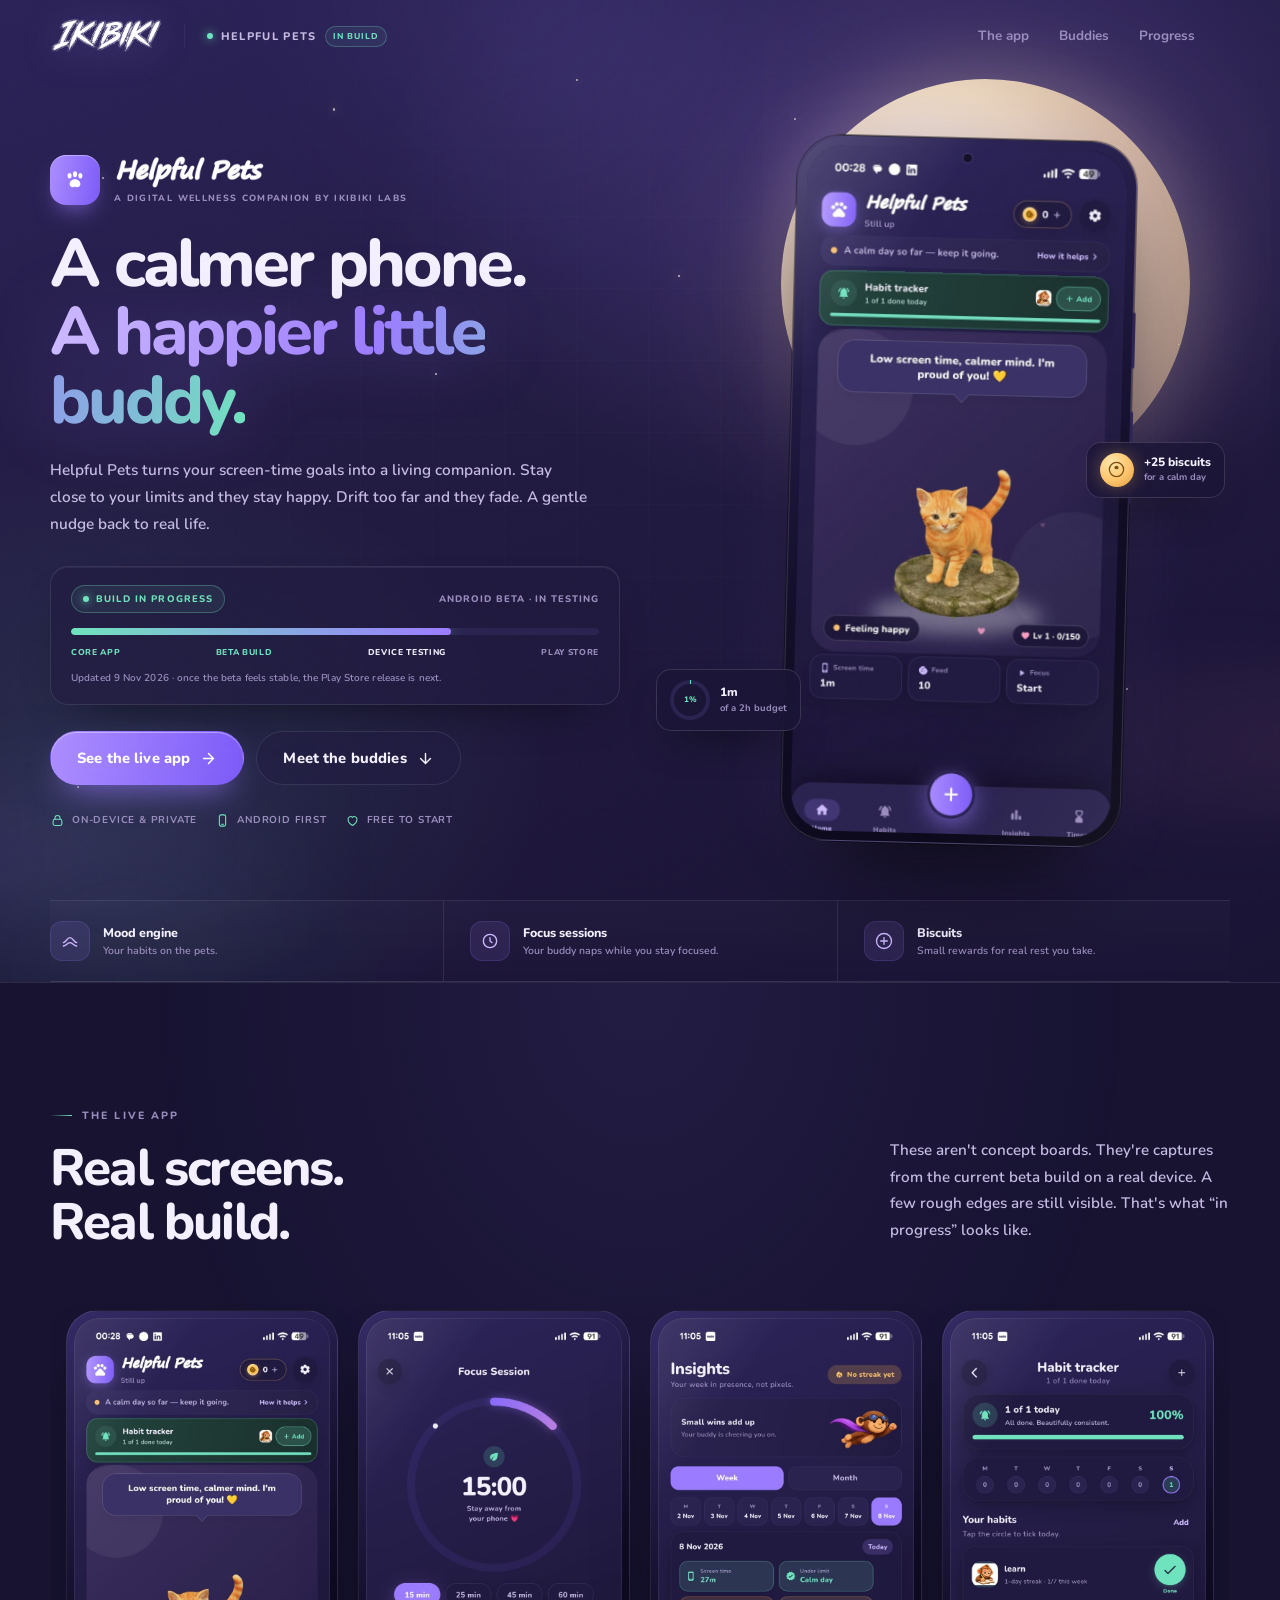
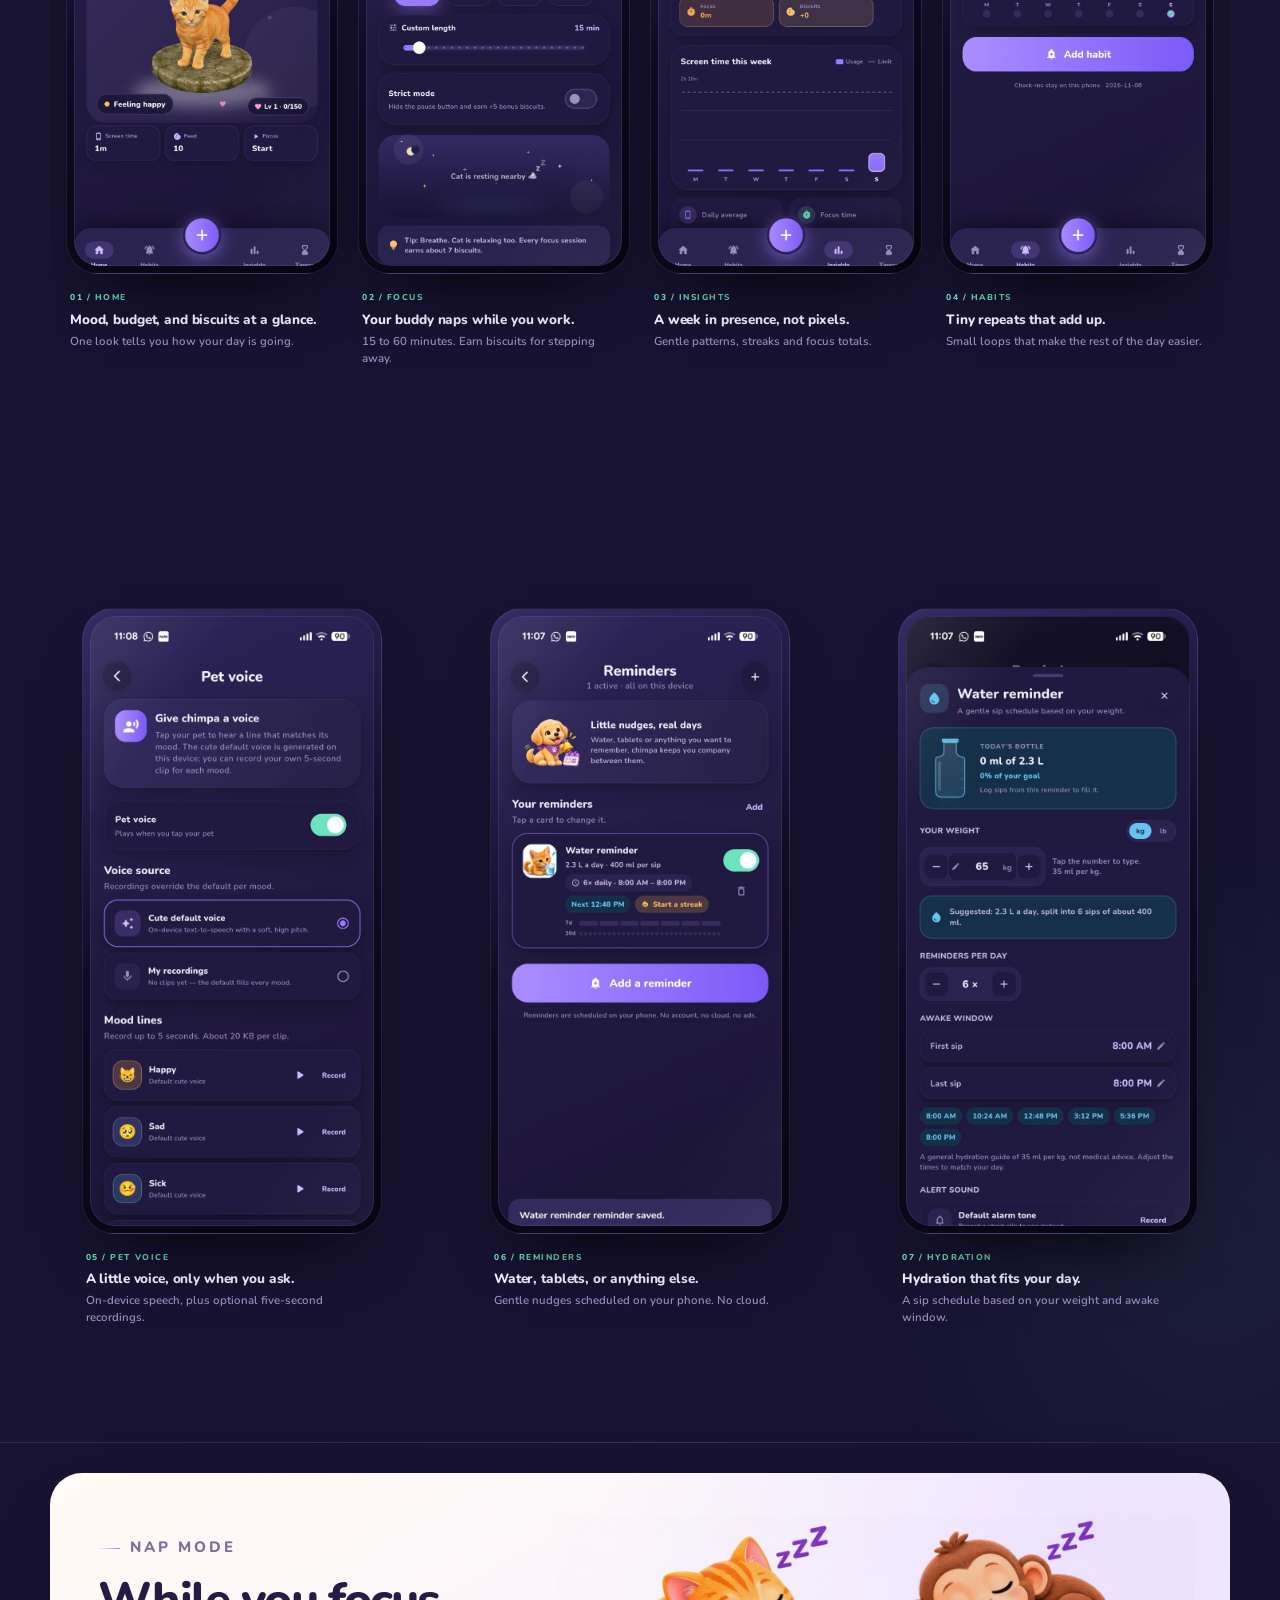
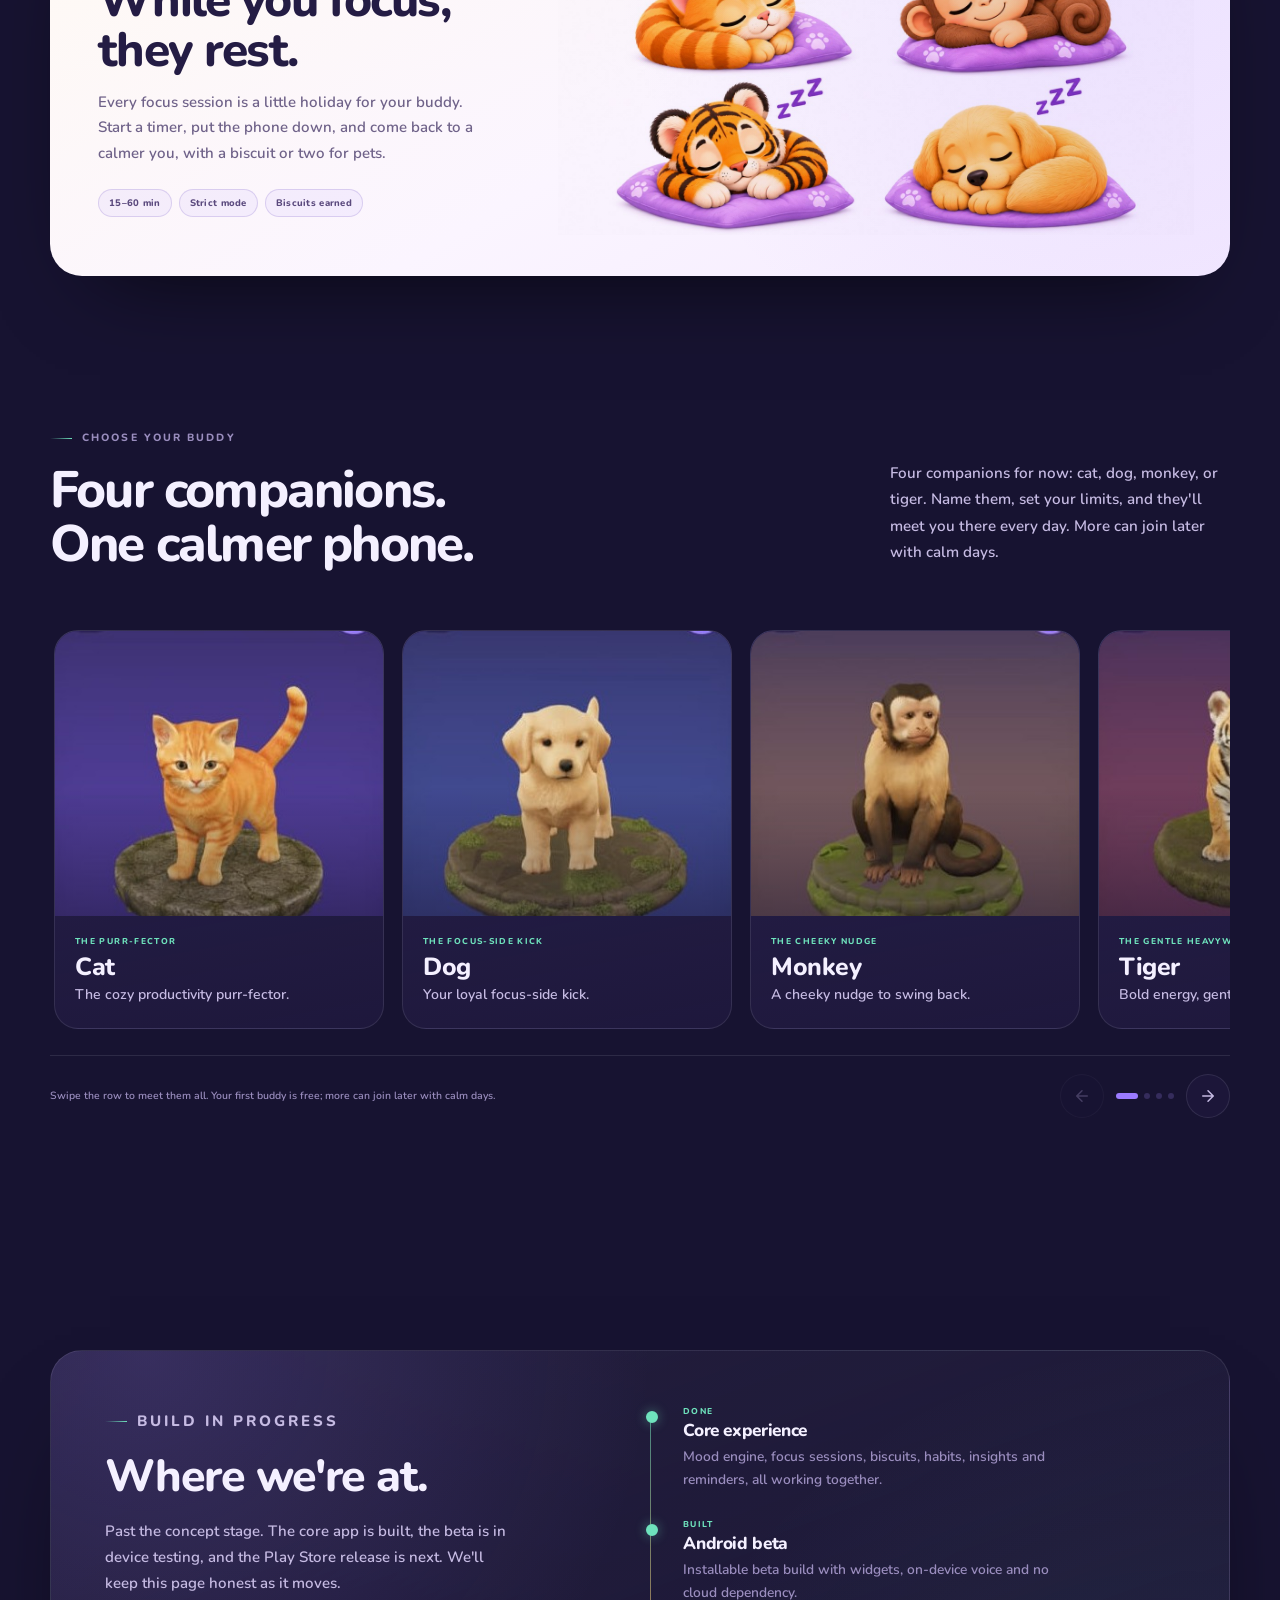
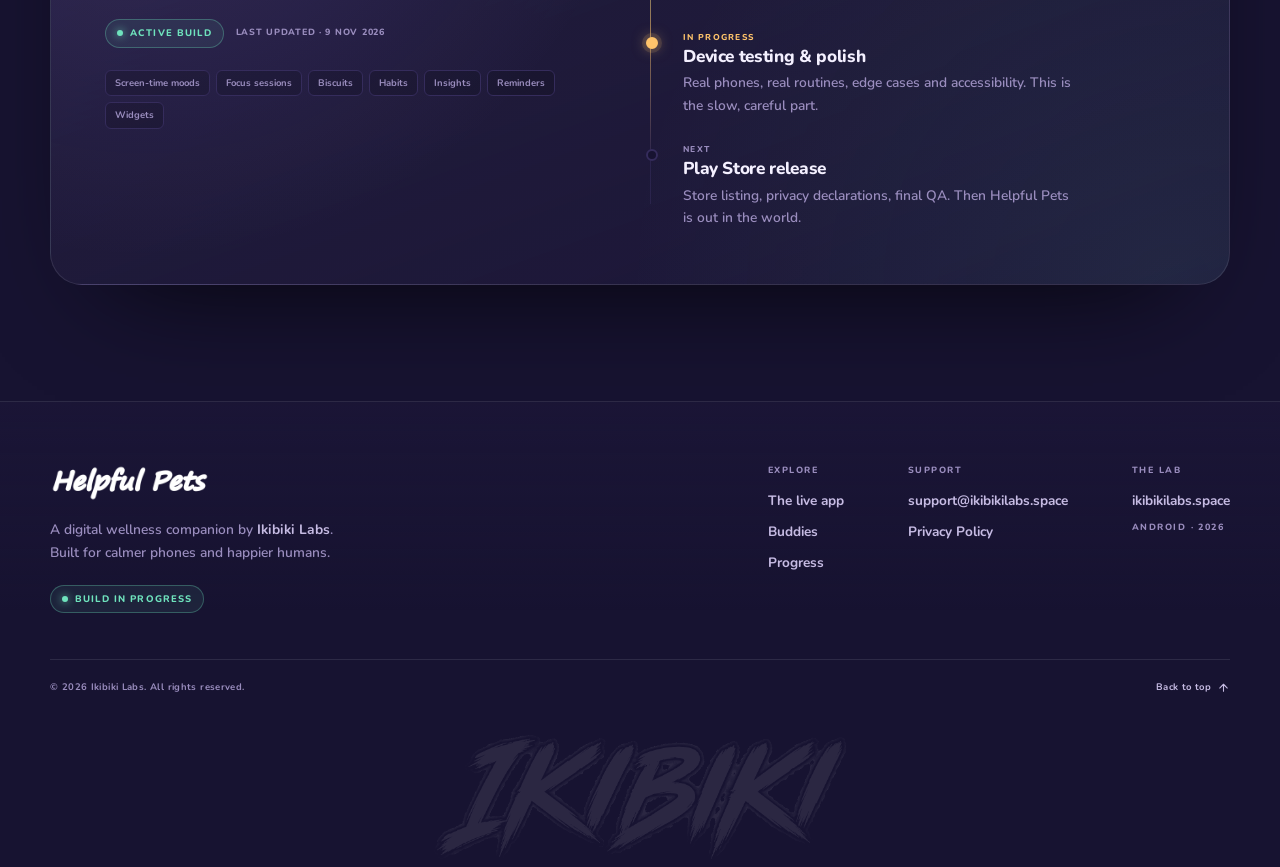
<file: index.html>
<!DOCTYPE html>
<html lang="en">
<head>
  <meta charset="UTF-8" />
  <meta name="viewport" content="width=device-width, initial-scale=1.0" />
  <title>Helpful Pets, a digital wellness companion by Ikibiki Labs</title>
  <meta name="description" content="Helpful Pets turns your screen-time goals into a living companion. A calmer phone, a happier buddy. Currently in build by Ikibiki Labs. Android beta in testing." />
  <meta name="theme-color" content="#171331" />
  <meta name="color-scheme" content="dark" />
  <link rel="canonical" href="https://ikibikilabs.space/" />
  <link rel="icon" href="favicon.svg" type="image/svg+xml" />
  <link rel="apple-touch-icon" href="apple-touch-icon.png" />
  <link rel="manifest" href="/manifest.webmanifest" />

  <!-- Open Graph / social -->
  <meta property="og:type" content="website" />
  <meta property="og:site_name" content="Ikibiki Labs" />
  <meta property="og:title" content="Helpful Pets, a digital wellness companion" />
  <meta property="og:description" content="Turn your screen-time goals into a living companion. A calmer phone, a happier buddy. Coming soon from Ikibiki Labs." />
  <meta property="og:url" content="https://ikibikilabs.space/" />
  <meta property="og:image" content="https://ikibikilabs.space/og-image.png" />
  <meta name="twitter:card" content="summary_large_image" />
  <meta name="twitter:title" content="Helpful Pets, a digital wellness companion" />
  <meta name="twitter:description" content="A calmer phone, a happier buddy. A digital wellness companion by Ikibiki Labs, currently in build." />
  <meta name="twitter:image" content="https://ikibikilabs.space/og-image.png" />

  <link rel="stylesheet" href="css/styles.css" />
  <noscript><style>.preloader { display: none !important; }</style></noscript>
  <script>document.documentElement.classList.add('js');</script>

  <script type="application/ld+json">
  {
    "@context": "https://schema.org",
    "@type": "SoftwareApplication",
    "name": "Helpful Pets",
    "applicationCategory": "HealthApplication",
    "operatingSystem": "Android",
    "description": "A digital wellness companion that turns screen-time goals into a living pet.",
    "url": "https://ikibikilabs.space/",
    "publisher": { "@type": "Organization", "name": "Ikibiki Labs", "url": "https://ikibikilabs.space/" },
    "offers": { "@type": "Offer", "price": "0", "priceCurrency": "USD" }
  }
  </script>
</head>
<body>

  <!-- ================= PRELOADER ================= -->
  <div class="preloader" id="preloader" aria-hidden="true">
    <div class="preloader__inner">
      <div class="preloader__paw">
        <svg viewBox="0 0 24 24" aria-hidden="true"><ellipse cx="7" cy="8" rx="1.9" ry="2.5"/><ellipse cx="12" cy="6.6" rx="1.9" ry="2.6"/><ellipse cx="17" cy="8" rx="1.9" ry="2.5"/><path d="M12 11.2c2.9 0 5 2.2 5 4.4 0 1.7-1.3 3-3 3-.9 0-1.5-.3-2-.6-.5.3-1.1.6-2 .6-1.7 0-3-1.3-3-3 0-2.2 2.1-4.4 5-4.4Z"/></svg>
      </div>
      <img class="preloader__wordmark" src="assets/img/logo-helpful-pets.png" alt="" />
      <div class="preloader__bar"><span></span></div>
      <p class="preloader__meta">Waking up your buddy...</p>
      <div class="preloader__powered">
        <span>Powered by</span>
        <img src="assets/img/logo-ikibiki-labs.png" alt="Ikibiki Labs" />
      </div>
    </div>
  </div>

  <div class="scroll-progress" aria-hidden="true"><span id="scrollProgress"></span></div>
  <div class="grain" aria-hidden="true"></div>

  <a class="skip-link" href="#main">Skip to content</a>

  <!-- ================= HEADER ================= -->
  <header class="site-header" id="header">
    <div class="container nav">
      <a class="brand" href="#top" aria-label="Ikibiki Labs home">
        <img src="assets/img/logo-ikibiki-labs.png" alt="Ikibiki Labs" />
      </a>
      <span class="nav__divider" aria-hidden="true"></span>
      <span class="product-label"><i class="status-dot"></i>Helpful Pets <em>in build</em></span>

      <nav class="nav__links" aria-label="Primary">
        <a href="#app">The app</a>
        <a href="#buddies">Buddies</a>
        <a href="#progress">Progress</a>
      </nav>

      <div class="nav__actions">
        <button class="burger" id="navToggle" aria-expanded="false" aria-controls="mobileMenu" aria-label="Open menu">
          <span></span><span></span>
        </button>
      </div>
    </div>
  </header>

  <!-- ================= MOBILE MENU ================= -->
  <div class="mobile-menu" id="mobileMenu">
    <nav class="mobile-menu__nav" aria-label="Mobile">
      <a href="#app"><span>01</span>The app</a>
      <a href="#buddies"><span>02</span>Buddies</a>
      <a href="#progress"><span>03</span>Progress</a>
    </nav>
    <div class="mobile-menu__foot">
      <span class="build-pill"><i></i>Build in progress</span>
      <a class="mobile-menu__mail" href="mailto:support@ikibikilabs.space">support@ikibikilabs.space</a>
      <a class="mobile-menu__mail" href="privacy-policy.html">Privacy Policy</a>
      <span class="mobile-menu__meta">IKIBIKI LABS · EARTH · 2026</span>
    </div>
  </div>

  <main id="main">
    <!-- ================= HERO ================= -->
    <section class="hero" id="top">
      <div class="hero__sky" aria-hidden="true">
        <div class="moon"></div>
        <div class="cloud cloud--a"></div>
        <div class="cloud cloud--b"></div>
        <div class="aurora aurora--violet"></div>
        <div class="aurora aurora--mint"></div>
        <span class="star" style="--x:8%;--y:18%;--s:2px;--d:0s"></span>
        <span class="star" style="--x:16%;--y:64%;--s:1.5px;--d:1.2s"></span>
        <span class="star" style="--x:26%;--y:11%;--s:2.5px;--d:2.1s"></span>
        <span class="star" style="--x:34%;--y:38%;--s:1.5px;--d:.6s"></span>
        <span class="star" style="--x:45%;--y:8%;--s:2px;--d:3.1s"></span>
        <span class="star" style="--x:53%;--y:28%;--s:1.5px;--d:1.7s"></span>
        <span class="star" style="--x:62%;--y:12%;--s:2px;--d:.3s"></span>
        <span class="star" style="--x:71%;--y:52%;--s:1.5px;--d:2.6s"></span>
        <span class="star" style="--x:79%;--y:22%;--s:2.5px;--d:1.4s"></span>
        <span class="star" style="--x:88%;--y:70%;--s:2px;--d:.9s"></span>
        <span class="star" style="--x:92%;--y:35%;--s:1.5px;--d:3.6s"></span>
        <span class="star" style="--x:6%;--y:80%;--s:2px;--d:2.2s"></span>
      </div>

      <div class="container hero__inner">
        <div class="hero__copy">
          <div class="product-lockup" data-reveal>
            <span class="paw-badge">
              <svg viewBox="0 0 24 24" aria-hidden="true"><ellipse cx="7" cy="8" rx="1.9" ry="2.5"/><ellipse cx="12" cy="6.6" rx="1.9" ry="2.6"/><ellipse cx="17" cy="8" rx="1.9" ry="2.5"/><path d="M12 11.2c2.9 0 5 2.2 5 4.4 0 1.7-1.3 3-3 3-.9 0-1.5-.3-2-.6-.5.3-1.1.6-2 .6-1.7 0-3-1.3-3-3 0-2.2 2.1-4.4 5-4.4Z"/></svg>
            </span>
            <div>
              <img class="product-wordmark" src="assets/img/logo-helpful-pets.png" alt="Helpful Pets" />
              <span class="product-byline">A digital wellness companion by Ikibiki Labs</span>
            </div>
          </div>

          <h1 data-reveal style="--d:.05s">
            A calmer phone.<br />
            <span class="grad">A happier little buddy.</span>
          </h1>

          <p class="hero__lede" data-reveal style="--d:.1s">
            Helpful Pets turns your screen-time goals into a living companion.
            Stay close to your limits and they stay happy. Drift too far and
            they fade. A gentle nudge back to real life.
          </p>

          <div class="build-status" data-reveal style="--d:.16s">
            <div class="build-status__top">
              <span class="build-pill"><i></i>Build in progress</span>
              <span class="build-status__phase">Android beta · in testing</span>
            </div>
            <div class="build-bar" aria-hidden="true"><span></span></div>
            <div class="build-steps" aria-hidden="true">
              <span class="is-done">Core app</span>
              <span class="is-done">Beta build</span>
              <span class="is-current">Device testing</span>
              <span>Play Store</span>
            </div>
            <p class="build-status__note">Updated 9 Nov 2026 · once the beta feels stable, the Play Store release is next.</p>
          </div>

          <div class="hero__cta" data-reveal style="--d:.22s">
            <a class="btn btn--primary" href="#app">
              See the live app
              <svg viewBox="0 0 24 24" aria-hidden="true"><path d="M5 12h13M12 5l7 7-7 7"/></svg>
            </a>
            <a class="btn btn--ghost" href="#buddies">
              Meet the buddies
              <svg viewBox="0 0 24 24" aria-hidden="true"><path d="M12 5v13M5 12l7 7 7-7"/></svg>
            </a>
          </div>

          <div class="hero__mini" data-reveal style="--d:.26s">
            <span class="hero__mini-label"><i></i>Live app preview</span>
            <div class="phone">
              <div class="phone__screen">
                <img src="assets/img/screen-home.jpg" width="712" height="1600" alt="Helpful Pets home screen showing a happy cat and today's screen-time budget" />
              </div>
              <span class="phone__shine" aria-hidden="true"></span>
            </div>
          </div>

          <ul class="hero__meta" data-reveal style="--d:.28s">
            <li><svg viewBox="0 0 24 24" aria-hidden="true"><rect x="5" y="10" width="14" height="10" rx="3"/><path d="M8 10V8a4 4 0 0 1 8 0v2"/></svg>On-device &amp; private</li>
            <li><svg viewBox="0 0 24 24" aria-hidden="true"><rect x="7" y="3" width="10" height="18" rx="2.5"/><path d="M10.5 18h3"/></svg>Android first</li>
            <li><svg viewBox="0 0 24 24" aria-hidden="true"><path d="M12 20s-7-4.4-7-9.4A4.1 4.1 0 0 1 12 7a4.1 4.1 0 0 1 7 3.6C19 15.6 12 20 12 20Z"/></svg>Free to start</li>
          </ul>
        </div>

        <div class="hero__visual" data-reveal style="--d:.12s">
          <div class="phone phone--hero">
            <div class="phone__screen">
              <img src="assets/img/screen-home.jpg" width="712" height="1600" alt="Helpful Pets home screen showing a happy cat, low screen time and a completed habit" />
            </div>
            <span class="phone__island" aria-hidden="true"></span>
            <span class="phone__shine" aria-hidden="true"></span>
          </div>

          <div class="float-card float-card--biscuit">
            <span class="coin" aria-hidden="true">
              <svg viewBox="0 0 24 24"><circle cx="12" cy="12" r="9"/><path d="M12 7.4c1.5 0 2.6 1.2 2.6 2.4 0 1-.8 1.8-1.7 1.8-.4 0-.6-.2-.9-.3-.3.1-.5.3-.9.3-.9 0-1.7-.8-1.7-1.8 0-1.2 1.1-2.4 2.6-2.4Z"/></svg>
            </span>
            <span class="float-card__text"><strong>+25 biscuits</strong><small>for a calm day</small></span>
          </div>

          <div class="float-card float-card--limit">
            <span class="mini-ring" aria-hidden="true"><b>1%</b></span>
            <span class="float-card__text"><strong>1m</strong><small>of a 2h budget</small></span>
          </div>
        </div>
      </div>

      <div class="container">
        <div class="hero__strip" data-reveal style="--d:.32s">
          <div class="strip-item">
            <span class="strip-item__icon"><svg viewBox="0 0 24 24" aria-hidden="true"><path d="M4 14c3.2 0 4.4-6 8-6s4.8 6 8 6"/><path d="M4 18c3.2 0 4.4-4 8-4s4.8 4 8 4"/></svg></span>
            <span><strong>Mood engine</strong><small>Your habits on the pets.</small></span>
          </div>
          <div class="strip-item">
            <span class="strip-item__icon"><svg viewBox="0 0 24 24" aria-hidden="true"><circle cx="12" cy="12" r="8"/><path d="M12 8v4l2.5 2"/></svg></span>
            <span><strong>Focus sessions</strong><small>Your buddy naps while you stay focused.</small></span>
          </div>
          <div class="strip-item">
            <span class="strip-item__icon"><svg viewBox="0 0 24 24" aria-hidden="true"><path d="M8 12h8M12 8v8"/><circle cx="12" cy="12" r="9"/></svg></span>
            <span><strong>Biscuits</strong><small>Small rewards for real rest you take.</small></span>
          </div>
        </div>
      </div>
    </section>

    <!-- ================= LIVE APP ================= -->
    <section class="section section--app" id="app">
      <div class="container">
        <div class="section-head">
          <div>
            <p class="eyebrow" data-reveal>The live app</p>
            <h2 data-reveal style="--d:.06s">Real screens.<br />Real build.</h2>
          </div>
          <p class="section-head__lede" data-reveal style="--d:.12s">
            These aren't concept boards. They're captures from the current beta
            build on a real device. A few rough edges are still visible. That's
            what “in progress” looks like.
          </p>
        </div>

        <div class="screens-wrap" data-reveal>
          <div class="screens-scroll" id="screensScroll">
            <figure class="screen-card">
              <div class="screen-card__frame">
                <img src="assets/img/screen-home.jpg" width="712" height="1600" loading="lazy" alt="Helpful Pets home screen with a happy cat, screen time and a habit tracker" />
                <span class="screen-card__shade" aria-hidden="true"></span>
              </div>
              <figcaption>
                <span class="screen-card__index">01 / HOME</span>
                <strong>Mood, budget, and biscuits at a glance.</strong>
                <span>One look tells you how your day is going.</span>
              </figcaption>
            </figure>

            <figure class="screen-card">
              <div class="screen-card__frame">
                <img src="assets/img/screen-focus.jpg" width="712" height="1600" loading="lazy" alt="Helpful Pets focus session screen with a timer ring and the cat resting nearby" />
                <span class="screen-card__shade" aria-hidden="true"></span>
              </div>
              <figcaption>
                <span class="screen-card__index">02 / FOCUS</span>
                <strong>Your buddy naps while you work.</strong>
                <span>15 to 60 minutes. Earn biscuits for stepping away.</span>
              </figcaption>
            </figure>

            <figure class="screen-card">
              <div class="screen-card__frame">
                <img src="assets/img/screen-insights.jpg" width="712" height="1600" loading="lazy" alt="Helpful Pets insights screen showing the week view and screen-time summary" />
                <span class="screen-card__shade" aria-hidden="true"></span>
              </div>
              <figcaption>
                <span class="screen-card__index">03 / INSIGHTS</span>
                <strong>A week in presence, not pixels.</strong>
                <span>Gentle patterns, streaks and focus totals.</span>
              </figcaption>
            </figure>

            <figure class="screen-card">
              <div class="screen-card__frame">
                <img src="assets/img/screen-habits.jpg" width="712" height="1600" loading="lazy" alt="Helpful Pets habit tracker with a completed daily habit" />
                <span class="screen-card__shade" aria-hidden="true"></span>
              </div>
              <figcaption>
                <span class="screen-card__index">04 / HABITS</span>
                <strong>Tiny repeats that add up.</strong>
                <span>Small loops that make the rest of the day easier.</span>
              </figcaption>
            </figure>
          </div>
        </div>

        <div class="screens-foot" data-reveal>
          <span class="screens-hint"><i></i>Swipe or scroll the row</span>
          <span class="screens-captured">Captured on Android · November 2026</span>
        </div>

        <div class="care-head" data-reveal>
          <div>
            <p class="eyebrow">Care, built in</p>
            <h3>More than a timer.</h3>
          </div>
          <p>Gentle reminders, hydration, and a voice for every mood. All on-device, all in the same calm world.</p>
        </div>

        <div class="screens-grid" id="careScroll" data-reveal>
          <figure class="screen-card">
            <div class="screen-card__frame">
              <img src="assets/img/screen-voice.jpg" width="712" height="1600" loading="lazy" alt="Helpful Pets pet voice settings screen with the option to record a clip for each mood" />
              <span class="screen-card__shade" aria-hidden="true"></span>
            </div>
            <figcaption>
              <span class="screen-card__index">05 / PET VOICE</span>
              <strong>A little voice, only when you ask.</strong>
              <span>On-device speech, plus optional five-second recordings.</span>
            </figcaption>
          </figure>

          <figure class="screen-card">
            <div class="screen-card__frame">
              <img src="assets/img/screen-reminders.jpg" width="712" height="1600" loading="lazy" alt="Helpful Pets reminders screen with a water reminder scheduled" />
              <span class="screen-card__shade" aria-hidden="true"></span>
            </div>
            <figcaption>
              <span class="screen-card__index">06 / REMINDERS</span>
              <strong>Water, tablets, or anything else.</strong>
              <span>Gentle nudges scheduled on your phone. No cloud.</span>
            </figcaption>
          </figure>

          <figure class="screen-card">
            <div class="screen-card__frame">
              <img src="assets/img/screen-water.jpg" width="712" height="1600" loading="lazy" alt="Helpful Pets water reminder screen with a daily hydration schedule" />
              <span class="screen-card__shade" aria-hidden="true"></span>
            </div>
            <figcaption>
              <span class="screen-card__index">07 / HYDRATION</span>
              <strong>Hydration that fits your day.</strong>
              <span>A sip schedule based on your weight and awake window.</span>
            </figcaption>
          </figure>
        </div>
      </div>
    </section>

    <!-- ================= NAP MODE ================= -->
    <section class="section section--nap" id="nap">
      <div class="container">
        <div class="nap-card" data-reveal>
          <div class="nap-card__copy">
            <p class="eyebrow">Nap mode</p>
            <h2>While you focus,<br />they rest.</h2>
            <p>
              Every focus session is a little holiday for your buddy. Start a
              timer, put the phone down, and come back to a calmer you, with a
              biscuit or two for pets.
            </p>
            <div class="nap-card__pills">
              <span>15–60 min</span>
              <span>Strict mode</span>
              <span>Biscuits earned</span>
            </div>
          </div>
          <div class="nap-card__art">
            <img
              src="assets/img/pets-napping.jpg"
              width="1400"
              height="700"
              loading="lazy"
              alt="Four sleepy Helpful Pets buddies resting on purple pillows"
            />
          </div>
        </div>
      </div>
    </section>

    <!-- ================= BUDDIES ================= -->
    <section class="section" id="buddies">
      <div class="container">
        <div class="section-head">
          <div>
            <p class="eyebrow" data-reveal>Choose your buddy</p>
            <h2 data-reveal style="--d:.06s">Four companions.<br />One calmer phone.</h2>
          </div>
          <p class="section-head__lede" data-reveal style="--d:.12s">
            Four companions for now: cat, dog, monkey, or tiger. Name them,
            set your limits, and they'll meet you there every day. More can join
            later with calm days.
          </p>
        </div>

        <div class="buddies" data-reveal>
          <div class="buddies__scroll" id="petScroll" tabindex="0" aria-label="Scrollable buddy selection">
            <article class="buddy-card" data-buddy="Cat">
              <div class="buddy-card__art"><img src="assets/img/pet-cat.jpg" alt="A little orange cat sitting on a mossy stone" /></div>
              <div class="buddy-card__body">
                <span class="buddy-card__tag">The purr-fector</span>
                <h3>Cat</h3>
                <p>The cozy productivity purr-fector.</p>
              </div>
            </article>

            <article class="buddy-card" data-buddy="Dog">
              <div class="buddy-card__art"><img src="assets/img/pet-dog.jpg" alt="A golden puppy sitting on a mossy stone" /></div>
              <div class="buddy-card__body">
                <span class="buddy-card__tag">The focus-side kick</span>
                <h3>Dog</h3>
                <p>Your loyal focus-side kick.</p>
              </div>
            </article>

            <article class="buddy-card" data-buddy="Monkey">
              <div class="buddy-card__art"><img src="assets/img/pet-monkey.jpg" alt="A little monkey sitting on a mossy stone" /></div>
              <div class="buddy-card__body">
                <span class="buddy-card__tag">The cheeky nudge</span>
                <h3>Monkey</h3>
                <p>A cheeky nudge to swing back.</p>
              </div>
            </article>

            <article class="buddy-card" data-buddy="Tiger">
              <div class="buddy-card__art"><img src="assets/img/pet-tiger.jpg" alt="A little tiger standing on a mossy stone" /></div>
              <div class="buddy-card__body">
                <span class="buddy-card__tag">The gentle heavyweight</span>
                <h3>Tiger</h3>
                <p>Bold energy, gentle paws.</p>
              </div>
            </article>
          </div>

          <div class="buddies__foot">
            <p class="buddies__note">Swipe the row to meet them all. Your first buddy is free; more can join later with calm days.</p>
            <div class="buddies__controls">
              <button class="round-btn" id="petPrev" type="button" aria-label="Previous buddy" aria-controls="petScroll">
                <svg viewBox="0 0 24 24" aria-hidden="true"><path d="M19 12H6M12 5l-7 7 7 7"/></svg>
              </button>
              <div class="buddies__dots" id="petDots" aria-hidden="true"></div>
              <button class="round-btn" id="petNext" type="button" aria-label="Next buddy" aria-controls="petScroll">
                <svg viewBox="0 0 24 24" aria-hidden="true"><path d="M5 12h13M12 5l7 7-7 7"/></svg>
              </button>
            </div>
          </div>
        </div>
      </div>
    </section>

    <!-- ================= PROGRESS ================= -->
    <section class="section" id="progress">
      <div class="container">
        <div class="progress-panel" data-reveal>
          <div class="progress-panel__intro">
            <p class="eyebrow">Build in progress</p>
            <h2>Where we're at.</h2>
            <p>
              Past the concept stage. The core app is built, the beta is in
              device testing, and the Play Store release is next. We'll keep
              this page honest as it moves.
            </p>
            <div class="progress-meta">
              <span class="build-pill"><i></i>Active build</span>
              <span>Last updated · 9 Nov 2026</span>
            </div>
            <ul class="chips" aria-label="Features already in the beta">
              <li>Screen-time moods</li><li>Focus sessions</li><li>Biscuits</li>
              <li>Habits</li><li>Insights</li><li>Reminders</li><li>Widgets</li>
            </ul>
          </div>

          <ol class="timeline">
            <li class="timeline__item is-done">
              <span class="timeline__dot"></span>
              <div class="timeline__body">
                <span class="timeline__status">Done</span>
                <h3>Core experience</h3>
                <p>Mood engine, focus sessions, biscuits, habits, insights and reminders, all working together.</p>
              </div>
            </li>
            <li class="timeline__item is-done">
              <span class="timeline__dot"></span>
              <div class="timeline__body">
                <span class="timeline__status">Built</span>
                <h3>Android beta</h3>
                <p>Installable beta build with widgets, on-device voice and no cloud dependency.</p>
              </div>
            </li>
            <li class="timeline__item is-current">
              <span class="timeline__dot"></span>
              <div class="timeline__body">
                <span class="timeline__status">In progress</span>
                <h3>Device testing &amp; polish</h3>
                <p>Real phones, real routines, edge cases and accessibility. This is the slow, careful part.</p>
              </div>
            </li>
            <li class="timeline__item">
              <span class="timeline__dot"></span>
              <div class="timeline__body">
                <span class="timeline__status">Next</span>
                <h3>Play Store release</h3>
                <p>Store listing, privacy declarations, final QA. Then Helpful Pets is out in the world.</p>
              </div>
            </li>
          </ol>
        </div>
      </div>
    </section></main>

  <!-- ================= FOOTER ================= -->
  <footer class="footer">
    <div class="container footer__top">
      <div class="footer__brand">
        <img class="footer__product" src="assets/img/logo-helpful-pets.png" alt="Helpful Pets" />
        <p>A digital wellness companion by <strong>Ikibiki Labs</strong>.<br />Built for calmer phones and happier humans.</p>
        <span class="build-pill"><i></i>Build in progress</span>
      </div>

      <div class="footer__cols">
        <div class="footer__col">
          <span>Explore</span>
            <a href="#app">The live app</a>
          <a href="#buddies">Buddies</a>
          <a href="#progress">Progress</a>
        </div>
        <div class="footer__col">
          <span>Support</span>
          <a href="mailto:support@ikibikilabs.space">support@ikibikilabs.space</a>
          <a href="privacy-policy.html">Privacy Policy</a>
        </div>
        <div class="footer__col">
          <span>The lab</span>
          <a href="https://ikibikilabs.space" rel="noopener">ikibikilabs.space</a>
          <span class="footer__meta">Android · 2026</span>
        </div>
      </div>
    </div>

    <div class="container footer__bottom">
      <span>© <span id="year">2026</span> Ikibiki Labs. All rights reserved.</span>
      <a class="footer__to-top" href="#top">Back to top
        <svg viewBox="0 0 24 24" aria-hidden="true"><path d="M12 19V6M5 13l7-7 7 7"/></svg>
      </a>
    </div>

    <div class="footer__studio" aria-hidden="true">
      <img src="assets/img/logo-ikibiki-labs.png" alt="" />
    </div>
  </footer>

  <script src="js/main.js" defer></script>
</body>
</html>
</file>
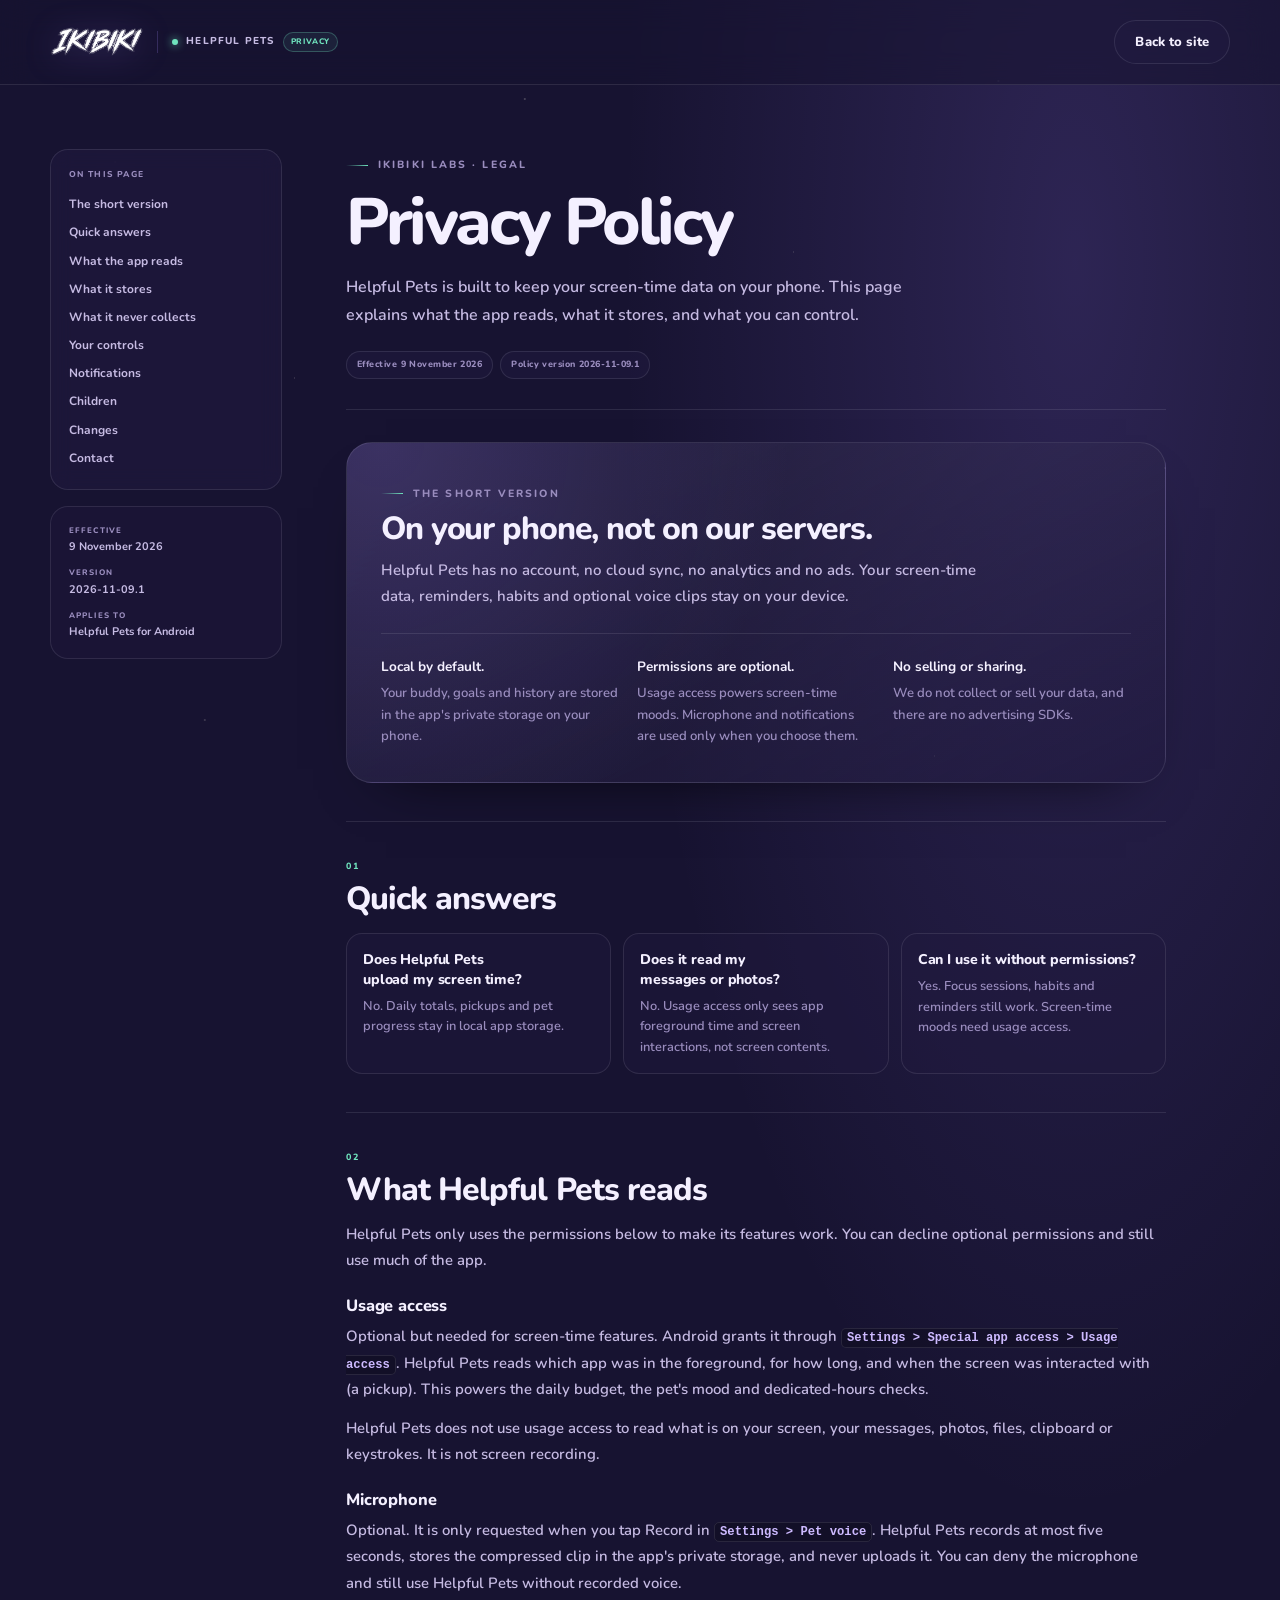
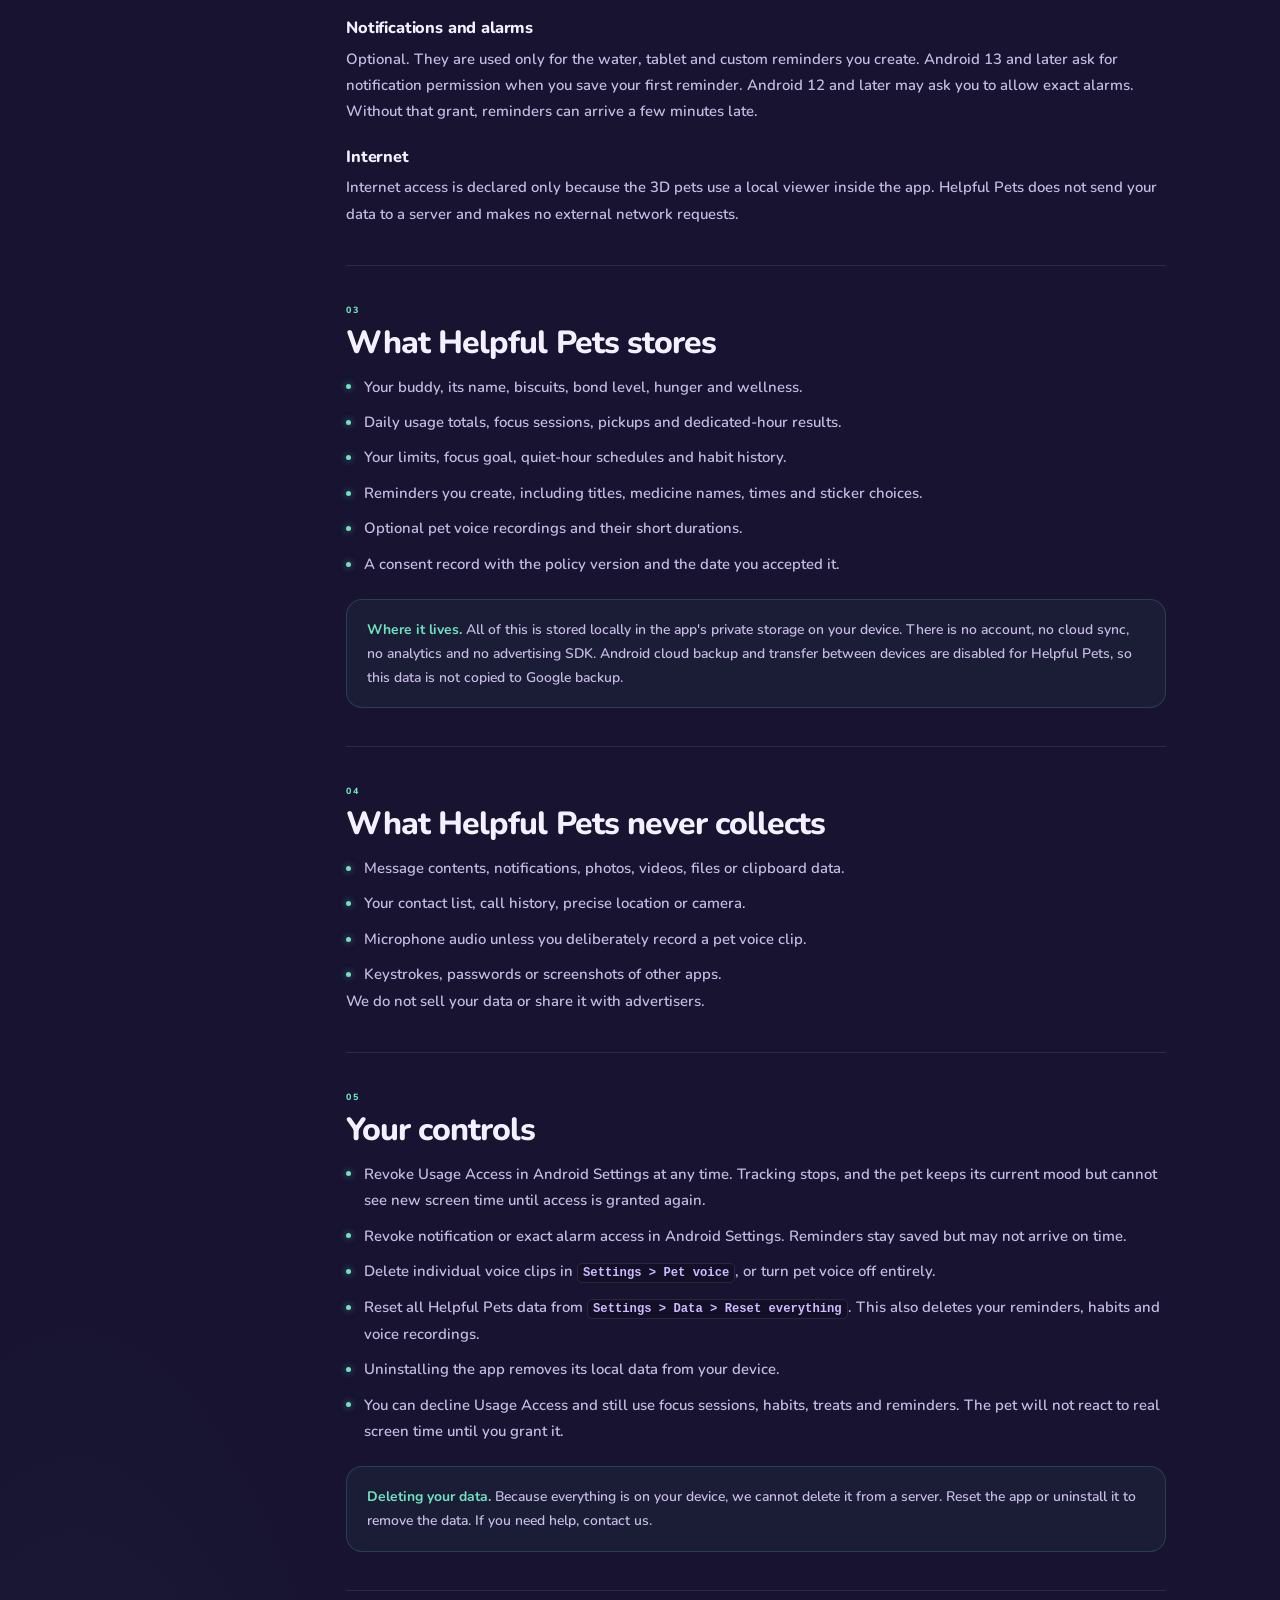
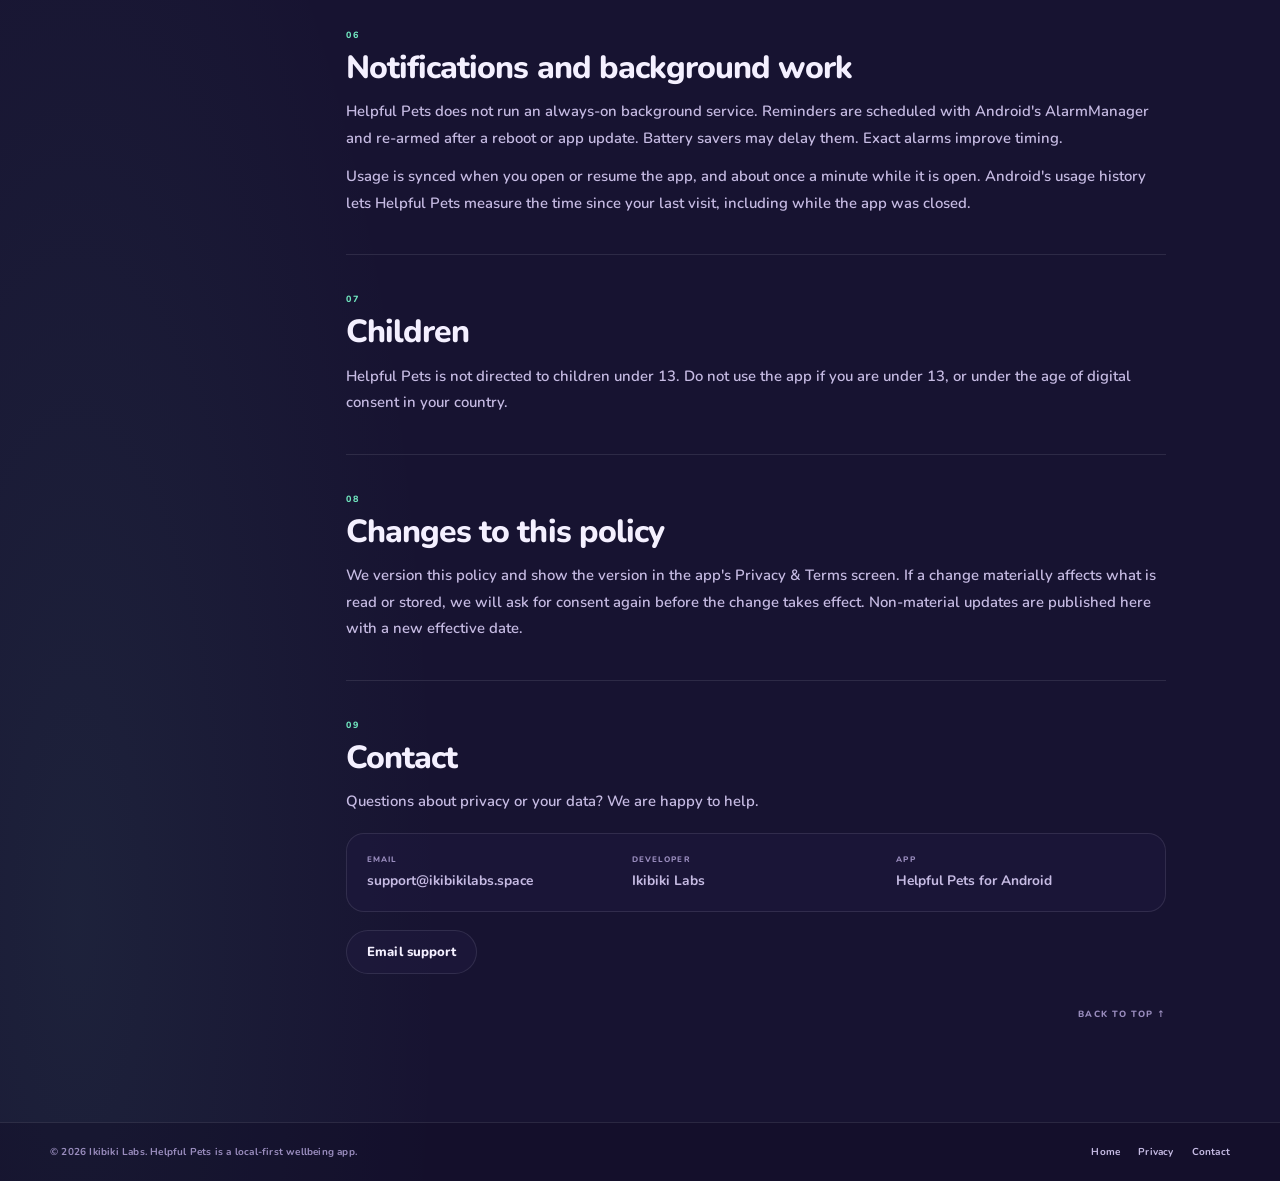
<file: privacy-policy.html>
<!DOCTYPE html>
<html lang="en">
<head>
  <meta charset="UTF-8" />
  <meta name="viewport" content="width=device-width, initial-scale=1.0" />
  <title>Privacy Policy | Helpful Pets by Ikibiki Labs</title>
  <meta name="description" content="Privacy Policy for Helpful Pets, a local-first digital wellness app by Ikibiki Labs. Learn what the Android app reads, what it stores on your phone, and how to control it." />
  <meta name="theme-color" content="#171331" />
  <meta name="color-scheme" content="dark" />
  <meta name="robots" content="index,follow" />
  <link rel="canonical" href="https://ikibikilabs.space/privacy-policy.html" />
  <link rel="icon" href="/favicon.svg" type="image/svg+xml" />
  <link rel="apple-touch-icon" href="/apple-touch-icon.png" />
  <link rel="manifest" href="/manifest.webmanifest" />

  <meta property="og:type" content="website" />
  <meta property="og:site_name" content="Ikibiki Labs" />
  <meta property="og:title" content="Privacy Policy | Helpful Pets" />
  <meta property="og:description" content="What Helpful Pets reads, what stays on your phone, and the controls you have." />
  <meta property="og:url" content="https://ikibikilabs.space/privacy-policy.html" />
  <meta property="og:image" content="https://ikibikilabs.space/og-image.png" />
  <meta name="twitter:card" content="summary_large_image" />
  <meta name="twitter:title" content="Privacy Policy | Helpful Pets" />
  <meta name="twitter:description" content="What Helpful Pets reads, what stays on your phone, and the controls you have." />
  <meta name="twitter:image" content="https://ikibikilabs.space/og-image.png" />

  <link rel="stylesheet" href="/css/styles.css" />
  <link rel="stylesheet" href="/css/legal.css" />

  <script type="application/ld+json">
  {
    "@context": "https://schema.org",
    "@type": "WebPage",
    "name": "Privacy Policy",
    "description": "Privacy Policy for Helpful Pets by Ikibiki Labs.",
    "url": "https://ikibikilabs.space/privacy-policy.html",
    "isPartOf": {
      "@type": "WebSite",
      "name": "Helpful Pets",
      "url": "https://ikibikilabs.space/"
    },
    "publisher": {
      "@type": "Organization",
      "name": "Ikibiki Labs",
      "url": "https://ikibikilabs.space/"
    },
    "dateModified": "2026-11-09"
  }
  </script>
</head>
<body class="legal-page" id="top">

  <header class="legal-header">
    <div class="container legal-header__inner">
      <a class="brand" href="/" aria-label="Ikibiki Labs home">
        <img src="/assets/img/logo-ikibiki-labs.png" alt="Ikibiki Labs" />
      </a>
      <span class="legal-header__divider" aria-hidden="true"></span>
      <span class="legal-header__label"><i></i>Helpful Pets <em>Privacy</em></span>
      <a class="btn btn--ghost btn--sm legal-header__back" href="/">Back to site</a>
    </div>
  </header>

  <main class="container legal-main">
    <aside class="legal-side">
      <nav class="legal-toc" aria-label="On this page">
        <span class="legal-toc__title">On this page</span>
        <a href="#short">The short version</a>
        <a href="#answers">Quick answers</a>
        <a href="#reads">What the app reads</a>
        <a href="#stores">What it stores</a>
        <a href="#never">What it never collects</a>
        <a href="#controls">Your controls</a>
        <a href="#notifications">Notifications</a>
        <a href="#children">Children</a>
        <a href="#changes">Changes</a>
        <a href="#contact">Contact</a>
      </nav>

      <div class="legal-meta-card">
        <div><span>Effective</span><strong>9 November 2026</strong></div>
        <div><span>Version</span><strong>2026-11-09.1</strong></div>
        <div><span>Applies to</span><strong>Helpful Pets for Android</strong></div>
      </div>
    </aside>

    <article class="legal-content">
      <header class="legal-hero">
        <p class="eyebrow">Ikibiki Labs · Legal</p>
        <h1>Privacy Policy</h1>
        <p class="legal-lede">
          Helpful Pets is built to keep your screen-time data on your phone.
          This page explains what the app reads, what it stores, and what you
          can control.
        </p>
        <div class="legal-meta-row">
          <span class="legal-meta-pill">Effective 9 November 2026</span>
          <span class="legal-meta-pill">Policy version 2026-11-09.1</span>
        </div>
      </header>

      <section class="legal-summary" id="short">
        <div class="legal-summary__copy">
          <span class="eyebrow">The short version</span>
          <h2>On your phone, not on our servers.</h2>
          <p>
            Helpful Pets has no account, no cloud sync, no analytics and no
            ads. Your screen-time data, reminders, habits and optional voice
            clips stay on your device.
          </p>
        </div>
        <ul class="legal-summary__points">
          <li>
            <strong>Local by default.</strong>
            Your buddy, goals and history are stored in the app's private
            storage on your phone.
          </li>
          <li>
            <strong>Permissions are optional.</strong>
            Usage access powers screen-time moods. Microphone and notifications
            are used only when you choose them.
          </li>
          <li>
            <strong>No selling or sharing.</strong>
            We do not collect or sell your data, and there are no advertising
            SDKs.
          </li>
        </ul>
      </section>

      <section class="legal-section" id="answers">
        <span class="legal-index">01</span>
        <h2>Quick answers</h2>
        <div class="legal-faq">
          <div>
            <h3>Does Helpful Pets upload my screen time?</h3>
            <p>No. Daily totals, pickups and pet progress stay in local app storage.</p>
          </div>
          <div>
            <h3>Does it read my messages or photos?</h3>
            <p>No. Usage access only sees app foreground time and screen interactions, not screen contents.</p>
          </div>
          <div>
            <h3>Can I use it without permissions?</h3>
            <p>Yes. Focus sessions, habits and reminders still work. Screen-time moods need usage access.</p>
          </div>
        </div>
      </section>

      <section class="legal-section" id="reads">
        <span class="legal-index">02</span>
        <h2>What Helpful Pets reads</h2>
        <p>
          Helpful Pets only uses the permissions below to make its features
          work. You can decline optional permissions and still use much of the
          app.
        </p>

        <h3>Usage access</h3>
        <p>
          Optional but needed for screen-time features. Android grants it through
          <code>Settings &gt; Special app access &gt; Usage access</code>.
          Helpful Pets reads which app was in the foreground, for how long, and
          when the screen was interacted with (a pickup). This powers the daily
          budget, the pet's mood and dedicated-hours checks.
        </p>
        <p>
          Helpful Pets does not use usage access to read what is on your screen,
          your messages, photos, files, clipboard or keystrokes. It is not screen
          recording.
        </p>

        <h3>Microphone</h3>
        <p>
          Optional. It is only requested when you tap Record in
          <code>Settings &gt; Pet voice</code>. Helpful Pets records at most five
          seconds, stores the compressed clip in the app's private storage, and
          never uploads it. You can deny the microphone and still use Helpful Pets
          without recorded voice.
        </p>

        <h3>Notifications and alarms</h3>
        <p>
          Optional. They are used only for the water, tablet and custom reminders
          you create. Android 13 and later ask for notification permission when you
          save your first reminder. Android 12 and later may ask you to allow exact
          alarms. Without that grant, reminders can arrive a few minutes late.
        </p>

        <h3>Internet</h3>
        <p>
          Internet access is declared only because the 3D pets use a local viewer
          inside the app. Helpful Pets does not send your data to a server and
          makes no external network requests.
        </p>
      </section>

      <section class="legal-section" id="stores">
        <span class="legal-index">03</span>
        <h2>What Helpful Pets stores</h2>
        <ul class="legal-list">
          <li>Your buddy, its name, biscuits, bond level, hunger and wellness.</li>
          <li>Daily usage totals, focus sessions, pickups and dedicated-hour results.</li>
          <li>Your limits, focus goal, quiet-hour schedules and habit history.</li>
          <li>Reminders you create, including titles, medicine names, times and sticker choices.</li>
          <li>Optional pet voice recordings and their short durations.</li>
          <li>A consent record with the policy version and the date you accepted it.</li>
        </ul>
        <div class="legal-note">
          <strong>Where it lives.</strong>
          All of this is stored locally in the app's private storage on your
          device. There is no account, no cloud sync, no analytics and no
          advertising SDK. Android cloud backup and transfer between devices are
          disabled for Helpful Pets, so this data is not copied to Google backup.
        </div>
      </section>

      <section class="legal-section" id="never">
        <span class="legal-index">04</span>
        <h2>What Helpful Pets never collects</h2>
        <ul class="legal-list">
          <li>Message contents, notifications, photos, videos, files or clipboard data.</li>
          <li>Your contact list, call history, precise location or camera.</li>
          <li>Microphone audio unless you deliberately record a pet voice clip.</li>
          <li>Keystrokes, passwords or screenshots of other apps.</li>
        </ul>
        <p>We do not sell your data or share it with advertisers.</p>
      </section>

      <section class="legal-section" id="controls">
        <span class="legal-index">05</span>
        <h2>Your controls</h2>
        <ul class="legal-list">
          <li>
            Revoke Usage Access in Android Settings at any time. Tracking stops,
            and the pet keeps its current mood but cannot see new screen time
            until access is granted again.
          </li>
          <li>
            Revoke notification or exact alarm access in Android Settings.
            Reminders stay saved but may not arrive on time.
          </li>
          <li>
            Delete individual voice clips in <code>Settings &gt; Pet voice</code>,
            or turn pet voice off entirely.
          </li>
          <li>
            Reset all Helpful Pets data from <code>Settings &gt; Data &gt; Reset everything</code>.
            This also deletes your reminders, habits and voice recordings.
          </li>
          <li>Uninstalling the app removes its local data from your device.</li>
          <li>
            You can decline Usage Access and still use focus sessions, habits,
            treats and reminders. The pet will not react to real screen time
            until you grant it.
          </li>
        </ul>
        <div class="legal-note">
          <strong>Deleting your data.</strong>
          Because everything is on your device, we cannot delete it from a server.
          Reset the app or uninstall it to remove the data. If you need help,
          contact us.
        </div>
      </section>

      <section class="legal-section" id="notifications">
        <span class="legal-index">06</span>
        <h2>Notifications and background work</h2>
        <p>
          Helpful Pets does not run an always-on background service. Reminders are
          scheduled with Android's AlarmManager and re-armed after a reboot or app
          update. Battery savers may delay them. Exact alarms improve timing.
        </p>
        <p>
          Usage is synced when you open or resume the app, and about once a minute
          while it is open. Android's usage history lets Helpful Pets measure the
          time since your last visit, including while the app was closed.
        </p>
      </section>

      <section class="legal-section" id="children">
        <span class="legal-index">07</span>
        <h2>Children</h2>
        <p>
          Helpful Pets is not directed to children under 13. Do not use the app if
          you are under 13, or under the age of digital consent in your country.
        </p>
      </section>

      <section class="legal-section" id="changes">
        <span class="legal-index">08</span>
        <h2>Changes to this policy</h2>
        <p>
          We version this policy and show the version in the app's Privacy &amp;
          Terms screen. If a change materially affects what is read or stored, we
          will ask for consent again before the change takes effect. Non-material
          updates are published here with a new effective date.
        </p>
      </section>

      <section class="legal-section" id="contact">
        <span class="legal-index">09</span>
        <h2>Contact</h2>
        <p>Questions about privacy or your data? We are happy to help.</p>
        <div class="legal-contact">
          <div><span>Email</span><a href="mailto:support@ikibikilabs.space">support@ikibikilabs.space</a></div>
          <div><span>Developer</span><strong>Ikibiki Labs</strong></div>
          <div><span>App</span><strong>Helpful Pets for Android</strong></div>
        </div>
        <a class="btn btn--ghost btn--sm legal-contact__btn" href="mailto:support@ikibikilabs.space">Email support</a>
      </section>

      <div class="legal-back-top"><a href="#top">Back to top ↑</a></div>
    </article>
  </main>

  <footer class="legal-footer">
    <div class="container legal-footer__inner">
      <p>© 2026 Ikibiki Labs. Helpful Pets is a local-first wellbeing app.</p>
      <div>
        <a href="/">Home</a>
        <a href="/privacy-policy.html">Privacy</a>
        <a href="mailto:support@ikibikilabs.space">Contact</a>
      </div>
    </div>
  </footer>

</body>
</html>
</file>
<file: css/styles.css>
/* ============================================================
   HELPFUL PETS / Ikibiki Labs
   Digital wellness companion · build-in-progress site
   Design system mirrored from the app: indigo night, violet,
   mint, gold, Nunito.
   ============================================================ */

@font-face {
  font-family: "Nunito";
  src: url("../assets/fonts/Nunito-400.ttf") format("truetype");
  font-weight: 400;
  font-style: normal;
  font-display: swap;
}
@font-face {
  font-family: "Nunito";
  src: url("../assets/fonts/Nunito-600.ttf") format("truetype");
  font-weight: 600;
  font-style: normal;
  font-display: swap;
}
@font-face {
  font-family: "Nunito";
  src: url("../assets/fonts/Nunito-700.ttf") format("truetype");
  font-weight: 700;
  font-style: normal;
  font-display: swap;
}
@font-face {
  font-family: "Nunito";
  src: url("../assets/fonts/Nunito-800.ttf") format("truetype");
  font-weight: 800;
  font-style: normal;
  font-display: swap;
}

/* ---------- Tokens ---------- */
:root {
  --bg: #171331;
  --bg-deep: #0f0b24;
  --bg-soft: #1c163b;
  --surface: #211a40;
  --surface-2: #2a2350;
  --surface-3: #332b5c;
  --line: #352c5c;
  --line-2: rgba(244, 240, 255, 0.1);

  --ink: #f4f0ff;
  --ink-soft: #c6bbe3;
  --ink-faint: #9a8dbe;

  --primary: #9b7bff;
  --primary-2: #7b5af8;
  --primary-soft: #cdbaff;
  --mint: #6fe3bd;
  --gold: #ffc46b;
  --pink: #ff9cc2;
  --coral: #ff8f80;

  --grad: linear-gradient(100deg, #cdbaff 0%, #9b7bff 52%, #6fe3bd 100%);
  --grad-primary: linear-gradient(100deg, #ac8dff 0%, #7b5af8 100%);
  --grad-night: linear-gradient(160deg, #2c2459 0%, #211a40 52%, #191334 100%);

  --font: "Nunito", "Segoe UI", system-ui, sans-serif;
  --container: 1180px;
  --radius: 26px;
  --ease: cubic-bezier(0.16, 1, 0.3, 1);
  --header-h: 84px;
}

/* ---------- Reset ---------- */
*,
*::before,
*::after { box-sizing: border-box; }

html {
  scroll-behavior: smooth;
  -webkit-text-size-adjust: 100%;
}

body {
  margin: 0;
  background: var(--bg);
  color: var(--ink);
  font-family: var(--font);
  font-size: 16px;
  font-weight: 600;
  line-height: 1.55;
  overflow-x: hidden;
  -webkit-font-smoothing: antialiased;
  -moz-osx-font-smoothing: grayscale;
}

body.menu-open { overflow: hidden; }

h1, h2, h3, h4, p, ul, ol, figure { margin: 0; }
ul, ol { padding: 0; list-style: none; }
a { color: inherit; text-decoration: none; }
button { font: inherit; color: inherit; background: none; border: 0; padding: 0; cursor: pointer; }
img, svg, canvas { display: block; max-width: 100%; }
input, select, textarea { font: inherit; color: inherit; }
::selection { background: rgba(155, 123, 255, 0.45); color: #fff; }

:focus-visible {
  outline: 2px solid var(--mint);
  outline-offset: 4px;
  border-radius: 6px;
}

::-webkit-scrollbar { width: 10px; }
::-webkit-scrollbar-track { background: var(--bg-deep); }
::-webkit-scrollbar-thumb {
  background: #372e61;
  border: 2px solid var(--bg-deep);
  border-radius: 10px;
}
::-webkit-scrollbar-thumb:hover { background: #4a3f7d; }

/* ---------- Utilities ---------- */
.container {
  width: min(100% - 48px, var(--container));
  margin-inline: auto;
}

.section {
  position: relative;
  padding: 116px 0;
  scroll-margin-top: 88px;
}

.eyebrow {
  display: inline-flex;
  align-items: center;
  gap: 10px;
  font-family: var(--font);
  font-size: 10.5px;
  font-weight: 800;
  letter-spacing: 0.2em;
  text-transform: uppercase;
  color: var(--ink-faint);
}
.eyebrow::before {
  content: "";
  width: 22px;
  height: 1px;
  background: linear-gradient(90deg, transparent, var(--mint));
  flex: none;
}

h1, h2, h3 {
  font-family: var(--font);
  font-weight: 800;
  line-height: 1.05;
  letter-spacing: -0.035em;
  text-wrap: balance;
}

h2 { font-size: clamp(2.1rem, 4vw, 3.4rem); }
h3 { font-size: 1.22rem; letter-spacing: -0.02em; }

.grad {
  background: var(--grad);
  -webkit-background-clip: text;
  background-clip: text;
  color: transparent;
}

.section-head {
  display: grid;
  grid-template-columns: minmax(0, 1fr) minmax(0, 340px);
  gap: 48px;
  align-items: end;
  margin-bottom: 54px;
}
.section-head h2 { margin-top: 18px; }
.section-head__lede {
  color: var(--ink-soft);
  font-size: 0.95rem;
  line-height: 1.75;
  padding-bottom: 6px;
}

/* ---------- Buttons ---------- */
.btn {
  position: relative;
  display: inline-flex;
  align-items: center;
  justify-content: center;
  gap: 10px;
  height: 54px;
  padding: 0 26px;
  border-radius: 999px;
  font-family: var(--font);
  font-size: 0.92rem;
  font-weight: 800;
  letter-spacing: 0.01em;
  white-space: nowrap;
  border: 1px solid transparent;
  overflow: hidden;
  isolation: isolate;
  transition: transform 0.4s var(--ease), box-shadow 0.4s var(--ease),
    border-color 0.3s ease, background-color 0.3s ease;
}
.btn svg {
  width: 17px;
  height: 17px;
  flex: none;
  fill: none;
  stroke: currentColor;
  stroke-width: 2;
  stroke-linecap: round;
  stroke-linejoin: round;
  transition: transform 0.4s var(--ease);
}
.btn:hover svg { transform: translateX(3px); }

.btn--primary {
  color: #fff;
  background: var(--grad-primary);
  box-shadow:
    0 14px 34px -14px rgba(155, 123, 255, 0.9),
    inset 0 1px 0 rgba(255, 255, 255, 0.35);
}
.btn--primary::after {
  content: "";
  position: absolute;
  inset: 0;
  z-index: -1;
  background: linear-gradient(100deg, transparent 25%, rgba(255, 255, 255, 0.35) 50%, transparent 75%);
  transform: translateX(-130%);
  transition: transform 0.9s var(--ease);
}
.btn--primary:hover {
  transform: translateY(-2px);
  box-shadow:
    0 18px 42px -14px rgba(155, 123, 255, 1),
    inset 0 1px 0 rgba(255, 255, 255, 0.4);
}
.btn--primary:hover::after { transform: translateX(130%); }

.btn--ghost {
  border-color: var(--line-2);
  background: rgba(33, 26, 64, 0.5);
  color: var(--ink);
}
.btn--ghost:hover {
  transform: translateY(-2px);
  border-color: rgba(155, 123, 255, 0.55);
  background: rgba(155, 123, 255, 0.12);
}

.btn--sm { height: 44px; padding: 0 20px; font-size: 0.82rem; }
.btn--sm svg { width: 15px; height: 15px; }
.btn--full { width: 100%; }

/* ============================================================
   CHROME
   ============================================================ */
.preloader {
  position: fixed;
  inset: 0;
  z-index: 1000;
  display: grid;
  place-items: center;
  background: radial-gradient(circle at 50% 40%, #241c4a, #0f0b24 65%);
  transition: opacity 0.7s ease, visibility 0.7s ease;
}
.preloader.is-done { opacity: 0; visibility: hidden; }
.preloader__inner { width: min(78vw, 320px); text-align: center; }
.preloader__paw {
  width: 64px;
  height: 64px;
  margin: 0 auto 18px;
  display: grid;
  place-items: center;
  border-radius: 20px;
  background: var(--grad-primary);
  box-shadow: 0 18px 36px -12px rgba(155, 123, 255, 0.8);
}
.preloader__paw svg { width: 34px; height: 34px; fill: #fff; }
.preloader__wordmark {
  width: 170px;
  height: auto;
  margin: 0 auto;
}
.preloader__bar {
  margin: 26px 0 12px;
  height: 3px;
  border-radius: 99px;
  background: rgba(255, 255, 255, 0.08);
  overflow: hidden;
}
.preloader__bar span {
  display: block;
  height: 100%;
  width: 100%;
  border-radius: inherit;
  background: linear-gradient(90deg, var(--mint), var(--primary));
  transform-origin: left;
  animation: preload 1.4s var(--ease) forwards;
}
@keyframes preload {
  0% { transform: scaleX(0); }
  60% { transform: scaleX(0.82); }
  100% { transform: scaleX(1); }
}
.preloader__meta {
  font-size: 10px;
  font-weight: 700;
  letter-spacing: 0.08em;
  color: var(--ink-faint);
}
.preloader__powered {
  display: flex;
  align-items: center;
  justify-content: center;
  gap: 8px;
  margin-top: 14px;
  opacity: 0.78;
}
.preloader__powered span {
  font-size: 8px;
  font-weight: 800;
  letter-spacing: 0.16em;
  text-transform: uppercase;
  color: var(--ink-faint);
}
.preloader__powered img { height: 17px; width: auto; }

.scroll-progress {
  position: fixed;
  top: 0;
  left: 0;
  right: 0;
  height: 3px;
  z-index: 500;
  pointer-events: none;
}
.scroll-progress span {
  display: block;
  height: 100%;
  background: linear-gradient(90deg, var(--mint), var(--primary), var(--pink));
  transform: scaleX(0);
  transform-origin: left;
  box-shadow: 0 0 12px rgba(155, 123, 255, 0.75);
}

.grain {
  position: fixed;
  inset: 0;
  z-index: 400;
  pointer-events: none;
  opacity: 0.035;
  background-image: url("data:image/svg+xml,%3Csvg viewBox='0 0 200 200' xmlns='http://www.w3.org/2000/svg'%3E%3Cfilter id='n'%3E%3CfeTurbulence type='fractalNoise' baseFrequency='0.9' numOctaves='3' stitchTiles='stitch'/%3E%3C/filter%3E%3Crect width='100%25' height='100%25' filter='url(%23n)'/%3E%3C/svg%3E");
  mix-blend-mode: overlay;
}

.skip-link {
  position: fixed;
  top: -100px;
  left: 10px;
  z-index: 1200;
  padding: 10px 18px;
  border-radius: 10px;
  background: #fff;
  color: #171331;
  font-weight: 800;
  transition: top 0.3s ease;
}
.skip-link:focus { top: 10px; }

.status-dot {
  width: 6px;
  height: 6px;
  border-radius: 50%;
  background: var(--mint);
  box-shadow: 0 0 10px rgba(111, 227, 189, 0.9);
  flex: none;
}

/* ============================================================
   HEADER
   ============================================================ */
.site-header {
  position: fixed;
  top: 0;
  left: 0;
  right: 0;
  z-index: 600;
  padding: 18px 0;
  border-bottom: 1px solid transparent;
  transition: background-color 0.4s ease, border-color 0.4s ease,
    padding 0.4s ease, backdrop-filter 0.4s ease;
}
.site-header.is-scrolled {
  padding: 10px 0;
  background: rgba(23, 19, 49, 0.78);
  border-bottom-color: var(--line-2);
  backdrop-filter: blur(18px) saturate(140%);
  -webkit-backdrop-filter: blur(18px) saturate(140%);
}

.nav {
  display: flex;
  align-items: center;
  gap: 22px;
}
.brand { flex: none; display: block; }
.brand img {
  height: 36px;
  width: auto;
  filter: drop-shadow(0 4px 18px rgba(155, 123, 255, 0.25));
  transition: transform 0.3s var(--ease), filter 0.3s ease;
}
.brand:hover img {
  transform: translateY(-1px);
  filter: drop-shadow(0 4px 24px rgba(155, 123, 255, 0.55));
}
.nav__divider {
  width: 1px;
  height: 24px;
  background: var(--line);
  flex: none;
}
.product-label {
  display: inline-flex;
  align-items: center;
  gap: 8px;
  font-size: 11px;
  font-weight: 800;
  letter-spacing: 0.12em;
  text-transform: uppercase;
  color: var(--ink-soft);
  white-space: nowrap;
}
.product-label em {
  font-style: normal;
  font-size: 8.5px;
  letter-spacing: 0.12em;
  color: var(--mint);
  padding: 3px 7px;
  border-radius: 99px;
  border: 1px solid rgba(111, 227, 189, 0.28);
  background: rgba(111, 227, 189, 0.07);
}

.nav__links {
  display: flex;
  align-items: center;
  gap: 4px;
  margin-left: auto;
}
.nav__links a {
  position: relative;
  padding: 8px 13px;
  border-radius: 99px;
  font-size: 0.84rem;
  font-weight: 700;
  color: var(--ink-faint);
  transition: color 0.25s ease, background-color 0.25s ease;
}
.nav__links a:hover,
.nav__links a.is-active {
  color: var(--ink);
  background: rgba(155, 123, 255, 0.1);
}

.nav__actions { display: flex; align-items: center; gap: 12px; }

.burger {
  display: none;
  width: 46px;
  height: 46px;
  border: 1px solid var(--line-2);
  border-radius: 50%;
  position: relative;
  background: rgba(33, 26, 64, 0.55);
}
.burger span {
  position: absolute;
  left: 13px;
  width: 18px;
  height: 2px;
  border-radius: 2px;
  background: var(--ink);
  transition: transform 0.35s var(--ease);
}
.burger span:nth-child(1) { top: 18px; }
.burger span:nth-child(2) { top: 25px; }
.burger[aria-expanded="true"] span:nth-child(1) { transform: translateY(3.5px) rotate(45deg); }
.burger[aria-expanded="true"] span:nth-child(2) { transform: translateY(-3.5px) rotate(-45deg); }

/* Mobile menu */
.mobile-menu {
  position: fixed;
  inset: 0;
  z-index: 550;
  display: flex;
  flex-direction: column;
  justify-content: space-between;
  padding: calc(var(--header-h) + 30px) 26px 34px;
  background:
    radial-gradient(circle at 82% 8%, rgba(155, 123, 255, 0.22), transparent 45%),
    radial-gradient(circle at 8% 90%, rgba(111, 227, 189, 0.12), transparent 45%),
    rgba(15, 11, 36, 0.98);
  backdrop-filter: blur(20px);
  -webkit-backdrop-filter: blur(20px);
  opacity: 0;
  visibility: hidden;
  transform: translateY(-10px);
  overflow-y: auto;
  transition: opacity 0.4s ease, visibility 0.4s ease, transform 0.5s var(--ease);
}
.mobile-menu.is-open { opacity: 1; visibility: visible; transform: none; }
.mobile-menu__nav { display: flex; flex-direction: column; }
.mobile-menu__nav a {
  display: flex;
  align-items: baseline;
  gap: 14px;
  padding: 13px 0;
  border-bottom: 1px solid var(--line-2);
  font-size: clamp(1.9rem, 8.5vw, 2.8rem);
  font-weight: 800;
  letter-spacing: -0.03em;
}
.mobile-menu__nav a span {
  font-size: 9px;
  font-weight: 800;
  letter-spacing: 0.18em;
  color: var(--ink-faint);
}
.mobile-menu__nav a:active { color: var(--mint); }
.mobile-menu__foot { display: flex; flex-direction: column; align-items: flex-start; gap: 16px; padding-top: 30px; }
.mobile-menu__mail { font-size: 0.9rem; color: var(--ink-soft); }
.mobile-menu__meta { font-size: 9px; font-weight: 800; letter-spacing: 0.14em; color: var(--ink-faint); }

/* ============================================================
   HERO
   ============================================================ */
.hero {
  position: relative;
  min-height: 100svh;
  padding: calc(var(--header-h) + 54px) 0 0;
  display: flex;
  flex-direction: column;
  justify-content: center;
  overflow: clip;
  isolation: isolate;
}
.hero__sky {
  position: absolute;
  inset: 0;
  z-index: -2;
  overflow: hidden;
  background:
    radial-gradient(ellipse 60% 50% at 72% 18%, rgba(155, 123, 255, 0.24), transparent 70%),
    radial-gradient(ellipse 50% 45% at 8% 78%, rgba(111, 227, 189, 0.1), transparent 70%),
    linear-gradient(160deg, #2b2358 0%, #211a40 45%, #191334 100%);
}
.hero__sky::before {
  content: "";
  position: absolute;
  inset: 0;
  background-image:
    linear-gradient(to right, rgba(244, 240, 255, 0.035) 1px, transparent 1px),
    linear-gradient(to bottom, rgba(244, 240, 255, 0.035) 1px, transparent 1px);
  background-size: 72px 72px;
  mask-image: radial-gradient(ellipse 75% 70% at 50% 40%, #000 10%, transparent 78%);
  -webkit-mask-image: radial-gradient(ellipse 75% 70% at 50% 40%, #000 10%, transparent 78%);
  opacity: 0.45;
}

.moon {
  position: absolute;
  top: 8%;
  right: 7%;
  width: clamp(240px, 32vw, 430px);
  aspect-ratio: 1;
  border-radius: 50%;
  background:
    radial-gradient(circle at 34% 30%, #fff9ea 0%, #ffe9c6 30%, #e5c7a4 55%, #b79a86 78%, #8e7a76 100%);
  box-shadow:
    0 0 80px rgba(255, 231, 190, 0.28),
    0 0 180px rgba(255, 207, 160, 0.16);
  opacity: 0.9;
  animation: moonBreath 12s ease-in-out infinite;
}
.moon::after {
  content: "";
  position: absolute;
  inset: 0;
  border-radius: 50%;
  background:
    radial-gradient(circle at 66% 62%, rgba(126, 102, 96, 0.22) 0 9%, transparent 10%),
    radial-gradient(circle at 44% 72%, rgba(126, 102, 96, 0.16) 0 7%, transparent 8%),
    radial-gradient(circle at 28% 48%, rgba(126, 102, 96, 0.12) 0 5%, transparent 6%);
  filter: blur(1px);
}
@keyframes moonBreath {
  0%, 100% { transform: scale(1); opacity: 0.88; }
  50% { transform: scale(1.025); opacity: 0.96; }
}

.cloud {
  position: absolute;
  border-radius: 50%;
  filter: blur(46px);
  pointer-events: none;
}
.cloud--a {
  left: -12%;
  bottom: 6%;
  width: 55vw;
  height: 140px;
  background: linear-gradient(90deg, rgba(155, 123, 255, 0.16), transparent 70%);
}
.cloud--b {
  right: -10%;
  bottom: 18%;
  width: 45vw;
  height: 120px;
  background: linear-gradient(-90deg, rgba(255, 156, 194, 0.12), transparent 70%);
}
.aurora {
  position: absolute;
  border-radius: 50%;
  filter: blur(90px);
  pointer-events: none;
  opacity: 0.55;
}
.aurora--violet {
  top: -20%;
  left: 20%;
  width: 42vw;
  height: 32vw;
  background: radial-gradient(circle, rgba(155, 123, 255, 0.3), transparent 65%);
  animation: drift 18s ease-in-out infinite alternate;
}
.aurora--mint {
  bottom: -20%;
  left: -8%;
  width: 36vw;
  height: 30vw;
  background: radial-gradient(circle, rgba(111, 227, 189, 0.16), transparent 65%);
  animation: drift 22s ease-in-out infinite alternate-reverse;
}
@keyframes drift {
  from { transform: translate3d(0, 0, 0) scale(1); }
  to { transform: translate3d(3%, 5%, 0) scale(1.12); }
}

.star {
  position: absolute;
  left: var(--x);
  top: var(--y);
  width: var(--s, 2px);
  height: var(--s, 2px);
  border-radius: 50%;
  background: #fff8e9;
  box-shadow: 0 0 8px rgba(255, 248, 233, 0.85);
  opacity: 0.65;
  animation: twinkle 4.5s ease-in-out infinite;
  animation-delay: var(--d, 0s);
}
@keyframes twinkle {
  0%, 100% { opacity: 0.25; transform: scale(0.8); }
  50% { opacity: 0.95; transform: scale(1.15); }
}

.hero__inner {
  display: grid;
  grid-template-columns: minmax(0, 1.05fr) minmax(0, 0.95fr);
  align-items: center;
  gap: 40px;
  flex: 1;
  position: relative;
  z-index: 2;
}

.hero__copy { max-width: 620px; }

.product-lockup {
  display: flex;
  align-items: center;
  gap: 14px;
  margin-bottom: 24px;
}
.paw-badge {
  width: 50px;
  height: 50px;
  flex: none;
  display: grid;
  place-items: center;
  border-radius: 16px;
  background: var(--grad-primary);
  box-shadow:
    0 12px 24px -10px rgba(155, 123, 255, 0.8),
    inset 0 1px 0 rgba(255, 255, 255, 0.35);
}
.paw-badge svg { width: 26px; height: 26px; fill: #fff; }
.product-wordmark {
  height: 36px;
  width: auto;
  margin-bottom: 2px;
}
.product-byline {
  display: block;
  font-size: 9px;
  font-weight: 800;
  letter-spacing: 0.15em;
  text-transform: uppercase;
  color: var(--ink-faint);
}

.hero h1 {
  font-size: clamp(2.75rem, 5.25vw, 4.8rem);
  line-height: 1.02;
  letter-spacing: -0.045em;
  margin-bottom: 22px;
}
.hero h1 .grad {
  filter: drop-shadow(0 0 32px rgba(155, 123, 255, 0.25));
}
.hero__lede {
  max-width: 540px;
  color: var(--ink-soft);
  font-size: clamp(0.96rem, 1.1vw, 1.04rem);
  line-height: 1.75;
}

/* Build status */
.build-status {
  max-width: 570px;
  margin-top: 28px;
  padding: 18px 20px;
  border: 1px solid var(--line-2);
  border-radius: 18px;
  background: rgba(33, 26, 64, 0.62);
  backdrop-filter: blur(14px);
  -webkit-backdrop-filter: blur(14px);
  box-shadow: 0 20px 50px -30px rgba(0, 0, 0, 0.8), inset 0 1px 0 rgba(255, 255, 255, 0.06);
}
.build-status__top {
  display: flex;
  align-items: center;
  justify-content: space-between;
  gap: 14px;
  flex-wrap: wrap;
}
.build-pill {
  display: inline-flex;
  align-items: center;
  gap: 7px;
  font-size: 9.5px;
  font-weight: 800;
  letter-spacing: 0.12em;
  text-transform: uppercase;
  color: var(--mint);
  border: 1px solid rgba(111, 227, 189, 0.3);
  background: rgba(111, 227, 189, 0.08);
  border-radius: 99px;
  padding: 6px 11px;
  white-space: nowrap;
}
.build-pill i {
  width: 6px;
  height: 6px;
  border-radius: 50%;
  background: var(--mint);
  box-shadow: 0 0 8px rgba(111, 227, 189, 0.9);
  animation: pulse 2s ease-in-out infinite;
}
@keyframes pulse {
  0%, 100% { opacity: 1; transform: scale(1); }
  50% { opacity: 0.4; transform: scale(0.85); }
}
.build-status__phase {
  font-size: 9.5px;
  font-weight: 800;
  letter-spacing: 0.1em;
  text-transform: uppercase;
  color: var(--ink-faint);
}
.build-bar {
  margin: 15px 0 11px;
  height: 7px;
  border-radius: 99px;
  background: var(--surface-2);
  overflow: hidden;
}
.build-bar span {
  display: block;
  height: 100%;
  width: 72%;
  border-radius: inherit;
  background: linear-gradient(90deg, var(--mint), var(--primary));
  box-shadow: 0 0 16px rgba(111, 227, 189, 0.45);
  transition: width 1.2s var(--ease);
}
.build-steps {
  display: flex;
  justify-content: space-between;
  gap: 8px;
  font-size: 8.5px;
  font-weight: 800;
  letter-spacing: 0.08em;
  text-transform: uppercase;
  color: var(--ink-faint);
}
.build-steps .is-done { color: var(--mint); }
.build-steps .is-current { color: var(--ink); }
.build-status__note {
  margin-top: 11px;
  font-size: 10px;
  font-weight: 600;
  letter-spacing: 0.01em;
  color: var(--ink-faint);
}

.hero__cta {
  display: flex;
  flex-wrap: wrap;
  gap: 12px;
  margin-top: 26px;
}
.hero__meta {
  display: flex;
  flex-wrap: wrap;
  gap: 10px 18px;
  margin-top: 28px;
}
.hero__meta li {
  display: inline-flex;
  align-items: center;
  gap: 7px;
  font-size: 10px;
  font-weight: 700;
  letter-spacing: 0.08em;
  text-transform: uppercase;
  color: var(--ink-faint);
}
.hero__meta svg {
  width: 15px;
  height: 15px;
  fill: none;
  stroke: var(--mint);
  stroke-width: 1.7;
  stroke-linecap: round;
  stroke-linejoin: round;
}

.hero__mini { display: none; }
.hero__mini-label {
  display: inline-flex;
  align-items: center;
  gap: 7px;
  font-size: 9px;
  font-weight: 800;
  letter-spacing: 0.15em;
  text-transform: uppercase;
  color: var(--ink-faint);
}
.hero__mini-label i {
  width: 6px;
  height: 6px;
  border-radius: 50%;
  background: var(--mint);
  box-shadow: 0 0 8px rgba(111, 227, 189, 0.9);
  animation: pulse 2s ease-in-out infinite;
}

/* Hero visual */
.hero__visual {
  position: relative;
  display: grid;
  place-items: center;
  min-height: 600px;
  z-index: 1;
}
.phone {
  position: relative;
  width: min(340px, 29vw);
  border-radius: 46px;
  padding: 9px;
  background: linear-gradient(155deg, #31285e, #120e29 55%, #0a0717);
  border: 1px solid rgba(244, 240, 255, 0.16);
  box-shadow:
    0 50px 100px -35px rgba(0, 0, 0, 0.9),
    0 0 0 1px rgba(0, 0, 0, 0.4),
    0 0 80px rgba(155, 123, 255, 0.18);
  transform: rotate(1.5deg);
  transition: transform 0.8s var(--ease);
}
.phone::before,
.phone::after {
  content: "";
  position: absolute;
  right: -3px;
  width: 3px;
  border-radius: 2px;
  background: #2d2555;
}
.phone::before { top: 24%; height: 56px; }
.phone::after { top: 38%; height: 92px; }
.phone__screen {
  position: relative;
  border-radius: 38px;
  overflow: hidden;
  background: var(--bg-deep);
  aspect-ratio: 9 / 19.3;
}
.phone__screen img {
  width: 100%;
  height: 100%;
  object-fit: cover;
  object-position: top center;
}
.phone__island {
  position: absolute;
  top: 15px;
  left: 50%;
  width: 8px;
  height: 8px;
  transform: translateX(-50%);
  border-radius: 50%;
  background: rgba(0, 0, 0, 0.55);
  box-shadow: 0 0 0 2px rgba(255, 255, 255, 0.04);
  z-index: 3;
}
.phone__shine {
  position: absolute;
  inset: 0;
  border-radius: 46px;
  pointer-events: none;
  background: linear-gradient(125deg, rgba(255, 255, 255, 0.18) 0%, transparent 22%, transparent 78%, rgba(255, 255, 255, 0.04) 100%);
  z-index: 2;
  mix-blend-mode: screen;
}
.hero__visual:hover .phone { transform: rotate(0deg) translateY(-4px); }

.float-card {
  position: absolute;
  z-index: 4;
  display: flex;
  align-items: center;
  gap: 10px;
  padding: 10px 13px;
  border: 1px solid rgba(244, 240, 255, 0.14);
  border-radius: 15px;
  background: rgba(26, 21, 53, 0.76);
  backdrop-filter: blur(16px);
  -webkit-backdrop-filter: blur(16px);
  box-shadow: 0 20px 44px -22px rgba(0, 0, 0, 0.9);
  animation: float 7s ease-in-out infinite;
}
.float-card__text { display: flex; flex-direction: column; gap: 1px; }
.float-card__text strong {
  font-size: 12px;
  font-weight: 800;
  line-height: 1.2;
  white-space: nowrap;
}
.float-card__text small {
  display: inline-flex;
  align-items: center;
  gap: 5px;
  font-size: 9.5px;
  font-weight: 700;
  color: var(--ink-faint);
  white-space: nowrap;
}
.float-card--biscuit { top: 43%; right: 1%; animation-delay: 0.6s; }
.float-card--limit { bottom: 16%; left: -6%; animation-delay: 1.2s; }
@keyframes float {
  0%, 100% { transform: translateY(0); }
  50% { transform: translateY(-9px); }
}

.coin {
  width: 34px;
  height: 34px;
  flex: none;
  border-radius: 50%;
  display: grid;
  place-items: center;
  background: radial-gradient(circle at 34% 28%, #ffe6a8, #ffc46b 55%, #d99a3c 100%);
  box-shadow: 0 0 18px rgba(255, 196, 107, 0.35);
}
.coin svg { width: 19px; height: 19px; fill: none; stroke: #7a4d10; stroke-width: 1.6; }
.coin svg path { fill: #7a4d10; stroke: none; }

.mini-ring {
  width: 40px;
  height: 40px;
  flex: none;
  border-radius: 50%;
  display: grid;
  place-items: center;
  position: relative;
  background: conic-gradient(var(--mint) 0 1%, var(--surface-2) 1% 100%);
}
.mini-ring::before {
  content: "";
  position: absolute;
  inset: 4px;
  border-radius: 50%;
  background: #1a1535;
}
.mini-ring b {
  position: relative;
  font-size: 8px;
  font-weight: 800;
  color: var(--mint);
}

.speech-bubble {
  position: absolute;
  top: 3%;
  right: 4%;
  z-index: 5;
  padding: 10px 15px;
  border-radius: 16px 16px 16px 5px;
  background: #fff6e7;
  color: #5f4631;
  font-size: 11.5px;
  font-weight: 800;
  line-height: 1.2;
  transform: rotate(2deg);
  box-shadow: 0 18px 40px -18px rgba(0, 0, 0, 0.8);
  white-space: nowrap;
}
.speech-bubble i { color: #f6b93b; font-style: normal; margin-left: 2px; }

/* Hero strip */
.hero__strip {
  display: grid;
  grid-template-columns: repeat(3, 1fr);
  gap: 0;
  margin-top: 56px;
  border-top: 1px solid var(--line-2);
  border-bottom: 1px solid var(--line-2);
  background: linear-gradient(180deg, rgba(244, 240, 255, 0.025), transparent);
}
.strip-item {
  display: flex;
  align-items: center;
  gap: 13px;
  padding: 20px 26px;
  border-left: 1px solid var(--line-2);
}
.strip-item:first-child { border-left: 0; padding-left: 0; }
.strip-item__icon {
  width: 40px;
  height: 40px;
  flex: none;
  display: grid;
  place-items: center;
  border-radius: 12px;
  background: rgba(155, 123, 255, 0.12);
  color: var(--primary-soft);
  border: 1px solid rgba(155, 123, 255, 0.16);
}
.strip-item__icon svg {
  width: 20px;
  height: 20px;
  fill: none;
  stroke: currentColor;
  stroke-width: 1.6;
  stroke-linecap: round;
  stroke-linejoin: round;
}
.strip-item strong {
  display: block;
  font-size: 12.5px;
  font-weight: 800;
}
.strip-item small {
  display: block;
  font-size: 10.5px;
  font-weight: 600;
  color: var(--ink-faint);
}

/* ============================================================
   LIVE APP SCREENS
   ============================================================ */
.section--app {
  background:
    radial-gradient(ellipse 55% 45% at 50% 0%, rgba(155, 123, 255, 0.09), transparent 70%),
    radial-gradient(ellipse 40% 30% at 95% 90%, rgba(111, 227, 189, 0.05), transparent 70%);
  border-top: 1px solid var(--line-2);
  border-bottom: 1px solid var(--line-2);
}
.screens-wrap { position: relative; }
.screens-scroll {
  display: flex;
  gap: 20px;
  overflow-x: auto;
  scroll-snap-type: x mandatory;
  scroll-padding-left: 4px;
  padding: 6px 4px 20px;
  scrollbar-width: none;
  -ms-overflow-style: none;
  cursor: grab;
}
.screens-scroll::-webkit-scrollbar { display: none; }
.screens-scroll.is-dragging { cursor: grabbing; }

@media (min-width: 1200px) {
  .screens-scroll { justify-content: center; }
  .screens-hint { display: none; }
  .screens-foot { justify-content: flex-end; }
}
.screen-card {
  flex: 0 0 272px;
  scroll-snap-align: start;
}
.screen-card__frame {
  position: relative;
  padding: 7px;
  border-radius: 32px;
  border: 1px solid var(--line-2);
  background: linear-gradient(155deg, #352b66, #0f0b24 50%, #070511);
  box-shadow: 0 34px 64px -34px rgba(0, 0, 0, 0.95);
  transition: transform 0.6s var(--ease), border-color 0.35s ease, box-shadow 0.6s var(--ease);
}
.screen-card__frame img {
  width: 100%;
  height: auto;
  aspect-ratio: 9 / 19.3;
  object-fit: cover;
  object-position: top center;
  border-radius: 25px;
  background: var(--bg-deep);
}
.screen-card__shade {
  position: absolute;
  inset: 7px;
  border-radius: 25px;
  pointer-events: none;
  box-shadow: inset 0 0 0 1px rgba(255, 255, 255, 0.07);
  background: linear-gradient(125deg, rgba(255, 255, 255, 0.1), transparent 20%, transparent 80%, rgba(255, 255, 255, 0.03));
  mix-blend-mode: screen;
}
.screen-card:hover .screen-card__frame {
  transform: translateY(-7px);
  border-color: rgba(155, 123, 255, 0.5);
  box-shadow: 0 44px 76px -34px rgba(0, 0, 0, 0.95), 0 0 40px rgba(155, 123, 255, 0.12);
}
.screen-card figcaption { padding: 17px 4px 0; }
.screen-card__index {
  display: block;
  font-size: 8.5px;
  font-weight: 800;
  letter-spacing: 0.18em;
  color: var(--mint);
}
.screen-card figcaption strong {
  display: block;
  margin: 6px 0 4px;
  font-size: 13.5px;
  font-weight: 800;
  line-height: 1.35;
  letter-spacing: -0.01em;
}
.screen-card figcaption > span:last-child {
  display: block;
  font-size: 11.5px;
  font-weight: 600;
  line-height: 1.5;
  color: var(--ink-faint);
}

.screens-foot {
  display: flex;
  align-items: center;
  justify-content: space-between;
  gap: 18px;
  margin-top: 16px;
  padding-top: 16px;
  border-top: 1px solid var(--line-2);
}
.screens-hint {
  display: inline-flex;
  align-items: center;
  gap: 8px;
  font-size: 9.5px;
  font-weight: 800;
  letter-spacing: 0.12em;
  text-transform: uppercase;
  color: var(--ink-faint);
}
.screens-hint i {
  width: 6px;
  height: 6px;
  border-radius: 50%;
  background: var(--mint);
  box-shadow: 0 0 8px rgba(111, 227, 189, 0.8);
  animation: pulse 2s ease-in-out infinite;
}
.screens-captured {
  font-size: 9.5px;
  font-weight: 700;
  letter-spacing: 0.05em;
  color: var(--ink-faint);
}

.care-head {
  display: flex;
  align-items: flex-end;
  justify-content: space-between;
  gap: 30px;
  margin-top: 52px;
  padding-top: 30px;
  border-top: 1px solid var(--line-2);
}
.care-head h3 {
  margin-top: 10px;
  font-size: clamp(1.5rem, 2.5vw, 2rem);
}
.care-head > p {
  max-width: 380px;
  font-size: 0.88rem;
  font-weight: 600;
  line-height: 1.65;
  color: var(--ink-faint);
}
.screens-grid {
  display: grid;
  grid-template-columns: repeat(3, minmax(0, 1fr));
  gap: clamp(18px, 3.5vw, 48px);
  padding-top: 22px;
}
.screens-grid .screen-card { flex: none; width: 100%; max-width: 300px; justify-self: center; }

/* ============================================================
   NAP MODE BAND
   ============================================================ */
.section--nap {
  padding-top: 30px;
  padding-bottom: 30px;
}
.nap-card {
  position: relative;
  display: grid;
  grid-template-columns: minmax(0, 0.82fr) minmax(0, 1.18fr);
  gap: clamp(26px, 4vw, 46px);
  align-items: center;
  padding: clamp(26px, 4vw, 48px);
  border-radius: 32px;
  background:
    radial-gradient(circle at 90% 8%, rgba(155, 123, 255, 0.14), transparent 45%),
    linear-gradient(150deg, #fffaf3 0%, #fbf5ff 55%, #f3e9ff 100%);
  color: #2c2340;
  overflow: hidden;
  box-shadow: 0 40px 90px -50px rgba(0, 0, 0, 0.8);
  isolation: isolate;
}
.nap-card .eyebrow { color: #7d6e97; }
.nap-card .eyebrow::before { background: linear-gradient(90deg, transparent, #9b7bff); }
.nap-card h2 {
  margin: 14px 0 14px;
  color: #241c44;
  font-size: clamp(2rem, 3.8vw, 3rem);
}
.nap-card__copy > p {
  max-width: 380px;
  color: #6f6289;
  font-size: 0.94rem;
  line-height: 1.7;
}
.nap-card__pills { display: flex; flex-wrap: wrap; gap: 7px; margin-top: 22px; }
.nap-card__pills span {
  padding: 6px 10px;
  border-radius: 99px;
  border: 1px solid rgba(122, 90, 194, 0.22);
  background: rgba(155, 123, 255, 0.08);
  font-size: 9.5px;
  font-weight: 800;
  letter-spacing: 0.03em;
  color: #5b4a7e;
}
.nap-card__art {
  position: relative;
  display: flex;
  align-items: center;
  justify-content: center;
}
.nap-card__art img {
  width: 100%;
  height: auto;
  mix-blend-mode: multiply;
  transform: translateY(2px) scale(1.04);
}
/* ============================================================
   BUDDIES
   ============================================================ */
.buddies { position: relative; }
.buddies__scroll {
  display: flex;
  gap: 18px;
  overflow-x: auto;
  scroll-snap-type: x mandatory;
  scroll-padding-left: 4px;
  padding: 4px 4px 20px;
  scrollbar-width: none;
  -ms-overflow-style: none;
  cursor: grab;
  outline: none;
}
.buddies__scroll::-webkit-scrollbar { display: none; }
.buddies__scroll.is-dragging { cursor: grabbing; }
.buddies__scroll:focus-visible { outline: 2px solid var(--mint); outline-offset: 4px; border-radius: 24px; }

.buddy-card {
  flex: 0 0 330px;
  scroll-snap-align: start;
  border: 1px solid var(--line-2);
  border-radius: 24px;
  background: linear-gradient(170deg, rgba(42, 35, 80, 0.9), rgba(33, 26, 64, 0.75));
  overflow: hidden;
  user-select: none;
  transition: transform 0.5s var(--ease), border-color 0.4s ease, box-shadow 0.5s var(--ease);
}
.buddy-card:hover {
  transform: translateY(-5px);
  border-color: rgba(155, 123, 255, 0.45);
  box-shadow: 0 30px 60px -30px rgba(0, 0, 0, 0.8), 0 0 30px rgba(155, 123, 255, 0.1);
}
.buddy-card__art {
  position: relative;
  aspect-ratio: 1.15;
  overflow: hidden;
  background: var(--surface-2);
}
.buddy-card__art img {
  width: 100%;
  height: 100%;
  object-fit: cover;
  transition: transform 0.8s var(--ease);
}
.buddy-card:hover .buddy-card__art img { transform: scale(1.045); }
.buddy-card__art::after {
  content: "";
  position: absolute;
  inset: 0;
  background: linear-gradient(180deg, transparent 55%, rgba(15, 11, 36, 0.42));
  pointer-events: none;
}
.buddy-card__body { padding: 19px 20px 22px; }
.buddy-card__tag {
  display: block;
  font-size: 8.5px;
  font-weight: 800;
  letter-spacing: 0.16em;
  text-transform: uppercase;
  color: var(--mint);
}
.buddy-card h3 { margin: 6px 0 4px; font-size: 1.55rem; }
.buddy-card p { font-size: 0.88rem; color: var(--ink-soft); }

.buddies__foot {
  display: flex;
  align-items: center;
  justify-content: space-between;
  gap: 24px;
  margin-top: 6px;
  padding-top: 18px;
  border-top: 1px solid var(--line-2);
}
.buddies__note {
  max-width: 520px;
  font-size: 10.5px;
  font-weight: 600;
  color: var(--ink-faint);
  line-height: 1.6;
}
.buddies__controls { display: flex; align-items: center; gap: 12px; flex: none; }
.round-btn {
  width: 44px;
  height: 44px;
  display: grid;
  place-items: center;
  border: 1px solid var(--line-2);
  border-radius: 50%;
  background: rgba(33, 26, 64, 0.6);
  color: var(--ink-soft);
  transition: background-color 0.25s ease, border-color 0.25s ease, color 0.25s ease, transform 0.3s var(--ease);
}
.round-btn svg {
  width: 18px;
  height: 18px;
  fill: none;
  stroke: currentColor;
  stroke-width: 2;
  stroke-linecap: round;
  stroke-linejoin: round;
}
.round-btn:hover {
  color: var(--ink);
  border-color: rgba(155, 123, 255, 0.55);
  background: rgba(155, 123, 255, 0.16);
  transform: translateY(-2px);
}
.round-btn:active { transform: translateY(0); }
.round-btn:disabled {
  opacity: 0.35;
  cursor: default;
  color: var(--ink-faint);
  border-color: var(--line-2);
  background: rgba(33, 26, 64, 0.35);
  transform: none;
}
.buddies__dots { display: flex; align-items: center; gap: 6px; }
.buddies__dots span {
  width: 6px;
  height: 6px;
  border-radius: 99px;
  background: var(--line);
  transition: width 0.35s var(--ease), background-color 0.35s ease;
}
.buddies__dots span.is-active { width: 22px; background: var(--primary); }

/* ============================================================
   PROGRESS
   ============================================================ */
.progress-panel {
  position: relative;
  display: grid;
  grid-template-columns: minmax(0, 0.92fr) minmax(0, 1.08fr);
  gap: clamp(36px, 5.5vw, 72px);
  padding: clamp(28px, 4.5vw, 54px);
  border: 1px solid var(--line-2);
  border-radius: 32px;
  background:
    radial-gradient(circle at 8% 0%, rgba(155, 123, 255, 0.18), transparent 42%),
    radial-gradient(circle at 95% 100%, rgba(111, 227, 189, 0.08), transparent 44%),
    linear-gradient(160deg, rgba(244, 240, 255, 0.05), rgba(33, 26, 64, 0.5));
  overflow: hidden;
  box-shadow: 0 50px 110px -60px rgba(0, 0, 0, 0.9);
}
.progress-panel__intro h2 {
  margin: 18px 0 18px;
  font-size: clamp(2rem, 3.5vw, 3rem);
}
.progress-panel__intro > p {
  max-width: 410px;
  color: var(--ink-soft);
  font-size: 0.94rem;
  line-height: 1.75;
}
.progress-meta {
  display: flex;
  align-items: center;
  gap: 12px;
  flex-wrap: wrap;
  margin-top: 22px;
  font-size: 9px;
  font-weight: 800;
  letter-spacing: 0.08em;
  text-transform: uppercase;
  color: var(--ink-faint);
}
.chips { display: flex; flex-wrap: wrap; gap: 6px; margin-top: 22px; }
.chips li {
  padding: 5px 9px;
  border: 1px solid var(--line);
  border-radius: 6px;
  background: rgba(0, 0, 0, 0.16);
  font-size: 9.5px;
  font-weight: 700;
  color: var(--ink-faint);
}

.timeline { position: relative; padding-left: 2px; }
.timeline::before {
  content: "";
  position: absolute;
  left: 15px;
  top: 16px;
  bottom: 26px;
  width: 1px;
  background: linear-gradient(var(--mint), var(--gold) 55%, var(--line) 88%);
  opacity: 0.55;
}
.timeline__item {
  position: relative;
  display: grid;
  grid-template-columns: 30px minmax(0, 1fr);
  gap: 16px;
  padding-bottom: 26px;
}
.timeline__item:last-child { padding-bottom: 0; }
.timeline__dot {
  position: relative;
  z-index: 1;
  width: 12px;
  height: 12px;
  margin: 6px 0 0 9px;
  border-radius: 50%;
  border: 2px solid var(--line);
  background: var(--bg);
}
.timeline__item.is-done .timeline__dot {
  border-color: var(--mint);
  background: var(--mint);
  box-shadow: 0 0 12px rgba(111, 227, 189, 0.45);
}
.timeline__item.is-current .timeline__dot {
  border-color: var(--gold);
  background: var(--gold);
  box-shadow: 0 0 0 4px rgba(255, 196, 107, 0.13), 0 0 14px rgba(255, 196, 107, 0.55);
  animation: pulseDot 2.4s ease-in-out infinite;
}
@keyframes pulseDot {
  0%, 100% { box-shadow: 0 0 0 4px rgba(255, 196, 107, 0.13), 0 0 14px rgba(255, 196, 107, 0.55); }
  50% { box-shadow: 0 0 0 7px rgba(255, 196, 107, 0.06), 0 0 20px rgba(255, 196, 107, 0.7); }
}
.timeline__status {
  display: block;
  font-size: 8.5px;
  font-weight: 800;
  letter-spacing: 0.15em;
  text-transform: uppercase;
  color: var(--ink-faint);
}
.timeline__item.is-done .timeline__status { color: var(--mint); }
.timeline__item.is-current .timeline__status { color: var(--gold); }
.timeline__body h3 { margin: 4px 0 6px; font-size: 1.08rem; }
.timeline__body p { max-width: 390px; font-size: 0.86rem; line-height: 1.65; color: var(--ink-faint); }

/* ============================================================
   FOOTER
   ============================================================ */
.footer {
  position: relative;
  border-top: 1px solid var(--line-2);
  padding-top: 62px;
  background: linear-gradient(180deg, rgba(33, 26, 64, 0.35), transparent 45%);
  overflow: hidden;
}
.footer__top {
  display: flex;
  justify-content: space-between;
  gap: 60px;
  padding-bottom: 46px;
}
.footer__brand { max-width: 370px; }
.footer__product { height: 38px; width: auto; margin-bottom: 16px; }
.footer__brand p { font-size: 0.86rem; line-height: 1.7; color: var(--ink-faint); }
.footer__brand p strong { color: var(--ink-soft); }
.footer__brand .build-pill { margin-top: 20px; }
.footer__cols { display: flex; gap: clamp(30px, 5vw, 64px); }
.footer__col { display: flex; flex-direction: column; gap: 10px; }
.footer__col > span {
  margin-bottom: 2px;
  font-size: 9px;
  font-weight: 800;
  letter-spacing: 0.16em;
  text-transform: uppercase;
  color: var(--ink-faint);
}
.footer__col a { font-size: 0.85rem; font-weight: 700; color: var(--ink-soft); transition: color 0.25s ease; width: fit-content; }
.footer__col a:hover { color: var(--ink); }
.footer__meta { font-size: 0.8rem; color: var(--ink-faint); }
.footer__bottom {
  display: flex;
  align-items: center;
  flex-wrap: wrap;
  gap: 12px 22px;
  padding: 20px 0;
  border-top: 1px solid var(--line-2);
  font-size: 9.5px;
  font-weight: 700;
  letter-spacing: 0.04em;
  color: var(--ink-faint);
}
.footer__to-top {
  display: inline-flex;
  align-items: center;
  gap: 6px;
  margin-left: auto;
  color: var(--ink-soft);
  transition: color 0.25s ease;
}
.footer__to-top:hover { color: var(--ink); }
.footer__to-top svg {
  width: 13px;
  height: 13px;
  fill: none;
  stroke: currentColor;
  stroke-width: 2;
  stroke-linecap: round;
  stroke-linejoin: round;
}
.footer__studio {
  display: flex;
  justify-content: center;
  margin-top: 16px;
  opacity: 0.085;
  pointer-events: none;
}
.footer__studio img { width: min(42%, 420px); height: auto; }

/* ============================================================
   REVEAL
   ============================================================ */
.js [data-reveal] {
  opacity: 0;
  transform: translateY(24px);
  transition: opacity 0.9s var(--ease), transform 0.9s var(--ease);
  transition-delay: var(--d, 0s);
}
.js [data-reveal].is-visible { opacity: 1; transform: none; }

/* ============================================================
   RESPONSIVE
   ============================================================ */
@media (max-width: 1120px) {
  .product-label { display: none; }
  .nav__divider { display: none; }
  .hero h1 { font-size: clamp(2.7rem, 5.6vw, 4.2rem); }
  .phone { width: min(320px, 30vw); }
  .float-card--limit { left: -3%; }
}

@media (max-width: 980px) {
  .nav__links { display: none; }
  .burger { display: block; }

  .hero { padding-top: calc(var(--header-h) + 40px); }
  .hero__inner { grid-template-columns: 1fr; gap: 28px; }
  .hero__copy { max-width: 640px; }
  .hero__visual {
    min-height: 610px;
    width: 100%;
    background: radial-gradient(circle at 50% 55%, rgba(255, 224, 174, 0.13), transparent 62%);
  }
  .moon { display: none; }
  .phone { width: min(330px, 58vw); }
  .hero__strip { margin-top: 40px; }


  .progress-panel { grid-template-columns: 1fr; gap: 38px; }
  .progress-panel__intro > p { max-width: 560px; }
  .timeline { max-width: 620px; }


  .nap-card { grid-template-columns: 1fr; gap: 24px; }
  .nap-card__copy > p { max-width: 560px; }
  .nap-card__art { max-width: 620px; }
}

@media (max-width: 900px) {
}

@media (max-width: 760px) {
  .container { width: calc(100% - 36px); }
  .section { padding: 82px 0; }

  .hero__copy { display: flex; flex-direction: column; }
  .hero__copy > .product-lockup { order: 1; }
  .hero__copy > h1 { order: 2; }
  .hero__copy > .hero__lede { order: 3; }
  .hero__copy > .hero__cta { order: 4; }
  .hero__copy > .hero__mini { order: 5; }
  .hero__copy > .build-status { order: 6; }
  .hero__copy > .hero__meta { order: 7; }
  .hero__visual { display: none; }
  .hero__mini {
    display: flex;
    flex-direction: column;
    align-items: center;
    gap: 12px;
    margin-top: 30px;
  }
  .hero__mini .phone {
    width: min(238px, 64vw);
    padding: 8px;
    border-radius: 40px;
  }
  .hero__mini .phone__screen { border-radius: 33px; }
  .hero__mini .phone__shine { border-radius: 40px; }
  .section-head { grid-template-columns: 1fr; gap: 18px; margin-bottom: 38px; }
  .section-head__lede { padding-bottom: 0; }
  .eyebrow { font-size: 9.5px; letter-spacing: 0.16em; }

  .brand img { height: 31px; }
  .site-header { padding: 13px 0; }
  .site-header.is-scrolled { padding: 9px 0; }

  .hero { padding-top: calc(var(--header-h) + 30px); }
  .hero h1 { font-size: clamp(2.55rem, 11.5vw, 3.7rem); margin-bottom: 18px; }
  .hero__lede { font-size: 0.95rem; }
  .product-lockup { margin-bottom: 20px; }
  .product-wordmark { height: 31px; }
  .paw-badge { width: 44px; height: 44px; border-radius: 14px; }
  .paw-badge svg { width: 23px; height: 23px; }
  .product-byline { font-size: 8px; letter-spacing: 0.12em; }

  .build-status { padding: 15px 16px; }
  .build-steps { font-size: 7.2px; letter-spacing: 0.04em; gap: 4px; }
  .build-status__note { font-size: 9.5px; }
  .hero__cta { flex-direction: column; align-items: stretch; }
  .hero__cta .btn { width: 100%; }
  .hero__meta { gap: 8px 14px; }
  .hero__meta li { font-size: 9px; }

  .hero__visual { min-height: 540px; }
  .phone { width: min(306px, 74vw); border-radius: 40px; padding: 8px; }
  .phone__screen { border-radius: 33px; }
  .phone__shine { border-radius: 40px; }
  .float-card { padding: 8px 10px; gap: 8px; }
  .float-card__text strong { font-size: 11px; }
  .float-card__text small { font-size: 8.5px; }
  .float-card--biscuit { right: 0; top: 46%; }
  .float-card--limit { left: 0; bottom: 12%; }
  .coin { width: 29px; height: 29px; }
  .mini-ring { width: 34px; height: 34px; }
  .speech-bubble { top: 1.5%; right: 2%; font-size: 10px; padding: 8px 12px; }

  .hero__strip { grid-template-columns: 1fr; }
  .strip-item,
  .strip-item:first-child {
    padding: 14px 0;
    border-left: 0;
    border-top: 1px solid var(--line-2);
  }
  .strip-item:first-child { border-top: 0; }
  .strip-item__icon { width: 36px; height: 36px; }


  .screen-card { flex-basis: 248px; }
  .screen-card__frame { border-radius: 27px; padding: 6px; }
  .screen-card__frame img { border-radius: 21px; }
  .screen-card__shade { inset: 6px; border-radius: 21px; }
  .screens-foot { flex-direction: column; align-items: flex-start; gap: 8px; }
  .care-head {
    flex-direction: column;
    align-items: flex-start;
    gap: 10px;
    margin-top: 36px;
    padding-top: 24px;
  }
  .screens-grid {
    display: flex;
    gap: 14px;
    overflow-x: auto;
    scroll-snap-type: x mandatory;
    padding-bottom: 16px;
    scrollbar-width: none;
    -ms-overflow-style: none;
    cursor: grab;
  }
  .screens-grid::-webkit-scrollbar { display: none; }
  .screens-grid .screen-card { flex: 0 0 78vw; max-width: none; scroll-snap-align: start; }

  .buddy-card { flex-basis: 80vw; }
  .buddies__foot { flex-direction: column; align-items: flex-start; gap: 16px; }
  .buddies__controls { align-self: flex-end; }

  .progress-panel { padding: 24px; border-radius: 26px; }
  .timeline__item { gap: 12px; }


  .nap-card { padding: 22px; border-radius: 26px; }
  
  .footer { padding-top: 46px; }
  .footer__top { flex-direction: column; gap: 38px; }
  .footer__cols { flex-wrap: wrap; gap: 30px; }
  .footer__bottom { gap: 10px; }
  .footer__to-top { margin-left: 0; }
  .footer__studio img { width: min(64%, 280px); }
}

@media (max-width: 480px) {
  .hero__visual { min-height: 500px; }
  .phone { width: min(286px, 78vw); }
  .float-card--biscuit { display: none; }
  .speech-bubble { display: none; }
  .float-card--limit { bottom: 9%; }
  .build-status__phase { display: none; }
  .hero__lede { font-size: 0.93rem; }
  .screens-scroll { gap: 14px; }
  .screen-card { flex-basis: 78vw; }
  .screen-card figcaption { padding-top: 13px; }
  .footer__cols { gap: 26px; }
}

@media (max-width: 360px) {
  .container { width: calc(100% - 30px); }
  .hero h1 { font-size: 2.35rem; }
  .hero__meta li { font-size: 8px; }
  .build-steps { font-size: 6.7px; }
  .float-card--limit { left: -2%; }
  .round-btn { width: 40px; height: 40px; }
}

/* ============================================================
   REDUCED MOTION
   ============================================================ */
@media (prefers-reduced-motion: reduce) {
  html { scroll-behavior: auto; }
  *,
  *::before,
  *::after {
    animation-duration: 0.001ms !important;
    animation-iteration-count: 1 !important;
    transition-duration: 0.001ms !important;
  }
  .js [data-reveal] { opacity: 1; transform: none; }
  .moon, .star, .aurora { animation: none; }
}
</file>
<file: css/legal.css>
/* ============================================================
   Helpful Pets / Privacy Policy page
   Reuses the site tokens and fonts from styles.css
   ============================================================ */

.legal-page {
  min-height: 100vh;
  background:
    radial-gradient(ellipse 52% 42% at 84% 6%, rgba(155, 123, 255, 0.17), transparent 68%),
    radial-gradient(ellipse 42% 42% at 6% 94%, rgba(111, 227, 189, 0.07), transparent 68%),
    var(--bg);
}

.legal-page::before {
  content: "";
  position: fixed;
  inset: 0;
  z-index: 0;
  pointer-events: none;
  opacity: 0.42;
  background-image:
    radial-gradient(1.5px 1.5px at 9% 18%, rgba(255, 248, 233, 0.8), transparent),
    radial-gradient(1px 1px at 23% 42%, rgba(255, 248, 233, 0.6), transparent),
    radial-gradient(1.5px 1.5px at 41% 11%, rgba(255, 248, 233, 0.75), transparent),
    radial-gradient(1px 1px at 62% 28%, rgba(255, 248, 233, 0.55), transparent),
    radial-gradient(1.5px 1.5px at 78% 9%, rgba(255, 248, 233, 0.7), transparent),
    radial-gradient(1px 1px at 91% 52%, rgba(255, 248, 233, 0.55), transparent),
    radial-gradient(1.5px 1.5px at 16% 80%, rgba(255, 248, 233, 0.6), transparent),
    radial-gradient(1px 1px at 73% 84%, rgba(255, 248, 233, 0.5), transparent);
  background-repeat: no-repeat;
}

.legal-header,
.legal-main,
.legal-footer {
  position: relative;
  z-index: 1;
}

.legal-header {
  padding: 20px 0;
  border-bottom: 1px solid var(--line-2);
  background: rgba(23, 19, 49, 0.55);
  backdrop-filter: blur(16px);
  -webkit-backdrop-filter: blur(16px);
}

.legal-header__inner {
  display: flex;
  align-items: center;
  gap: 14px;
}

.legal-header .brand img {
  height: 30px;
  width: auto;
  filter: drop-shadow(0 4px 16px rgba(155, 123, 255, 0.25));
}

.legal-header__divider {
  width: 1px;
  height: 22px;
  background: var(--line);
  flex: none;
}

.legal-header__label {
  display: inline-flex;
  align-items: center;
  gap: 8px;
  font-size: 10px;
  font-weight: 800;
  letter-spacing: 0.12em;
  text-transform: uppercase;
  color: var(--ink-soft);
  white-space: nowrap;
}

.legal-header__label i {
  width: 6px;
  height: 6px;
  border-radius: 50%;
  background: var(--mint);
  box-shadow: 0 0 9px rgba(111, 227, 189, 0.9);
  flex: none;
}

.legal-header__label em {
  font-style: normal;
  font-size: 8px;
  letter-spacing: 0.1em;
  color: var(--mint);
  border: 1px solid rgba(111, 227, 189, 0.28);
  background: rgba(111, 227, 189, 0.07);
  border-radius: 99px;
  padding: 3px 7px;
}

.legal-header__back { margin-left: auto; }

/* ---------- Layout ---------- */
.legal-main {
  display: grid;
  grid-template-columns: 232px minmax(0, 820px);
  gap: clamp(36px, 5vw, 68px);
  align-items: start;
  padding-top: 64px;
  padding-bottom: 100px;
}

.legal-side {
  position: sticky;
  top: 24px;
  display: flex;
  flex-direction: column;
  gap: 16px;
}

.legal-toc {
  display: flex;
  flex-direction: column;
  gap: 2px;
  padding: 18px;
  border: 1px solid var(--line-2);
  border-radius: 18px;
  background: rgba(33, 26, 64, 0.55);
  backdrop-filter: blur(10px);
  -webkit-backdrop-filter: blur(10px);
}

.legal-toc__title {
  margin-bottom: 8px;
  font-size: 8.5px;
  font-weight: 800;
  letter-spacing: 0.16em;
  text-transform: uppercase;
  color: var(--ink-faint);
}

.legal-toc a {
  padding: 5px 0;
  font-size: 12px;
  font-weight: 700;
  line-height: 1.35;
  color: var(--ink-soft);
  transition: color 0.25s ease, padding-left 0.3s var(--ease);
}

.legal-toc a:hover {
  color: var(--ink);
  padding-left: 4px;
}

.legal-meta-card {
  display: flex;
  flex-direction: column;
  gap: 12px;
  padding: 18px;
  border: 1px solid var(--line-2);
  border-radius: 18px;
  background: rgba(33, 26, 64, 0.3);
}

.legal-meta-card div { display: flex; flex-direction: column; gap: 2px; }

.legal-meta-card span {
  font-size: 8px;
  font-weight: 800;
  letter-spacing: 0.14em;
  text-transform: uppercase;
  color: var(--ink-faint);
}

.legal-meta-card strong {
  font-size: 11px;
  font-weight: 700;
  line-height: 1.45;
  color: var(--ink-soft);
}

/* ---------- Article ---------- */
.legal-content { min-width: 0; }

.legal-hero {
  padding-bottom: 30px;
  border-bottom: 1px solid var(--line-2);
}

.legal-hero h1 {
  margin: 16px 0 18px;
  font-size: clamp(2.5rem, 5.5vw, 4.1rem);
  line-height: 1;
  letter-spacing: -0.05em;
}

.legal-lede {
  max-width: 590px;
  color: var(--ink-soft);
  font-size: 1rem;
  line-height: 1.75;
}

.legal-meta-row {
  display: flex;
  flex-wrap: wrap;
  gap: 7px;
  margin-top: 22px;
}

.legal-meta-pill {
  padding: 6px 10px;
  border: 1px solid var(--line-2);
  border-radius: 99px;
  background: rgba(33, 26, 64, 0.5);
  font-size: 9px;
  font-weight: 800;
  letter-spacing: 0.05em;
  color: var(--ink-faint);
}

/* Summary */
.legal-summary {
  margin-top: 32px;
  padding: clamp(24px, 3.5vw, 34px);
  border: 1px solid var(--line-2);
  border-radius: 26px;
  background:
    radial-gradient(circle at 4% 0%, rgba(155, 123, 255, 0.2), transparent 48%),
    linear-gradient(155deg, rgba(255, 255, 255, 0.055), rgba(33, 26, 64, 0.55));
  box-shadow: 0 26px 60px -40px rgba(0, 0, 0, 0.9);
}

.legal-summary__copy h2 {
  margin: 10px 0 12px;
  font-size: clamp(1.55rem, 2.8vw, 2rem);
}

.legal-summary__copy p {
  max-width: 600px;
  color: var(--ink-soft);
  font-size: 0.94rem;
  line-height: 1.72;
}

.legal-summary__points {
  display: grid;
  grid-template-columns: repeat(3, minmax(0, 1fr));
  gap: 18px;
  margin-top: 24px;
  padding-top: 22px;
  border-top: 1px solid var(--line-2);
}

.legal-summary__points li {
  color: var(--ink-faint);
  font-size: 0.82rem;
  line-height: 1.65;
}

.legal-summary__points strong {
  display: block;
  margin-bottom: 4px;
  color: var(--ink);
  font-size: 0.85rem;
}

/* Sections */
.legal-section {
  margin-top: 38px;
  padding-top: 38px;
  border-top: 1px solid var(--line-2);
  scroll-margin-top: 24px;
}

.legal-index {
  display: block;
  margin-bottom: 8px;
  font-size: 9px;
  font-weight: 800;
  letter-spacing: 0.18em;
  color: var(--mint);
}

.legal-section h2 {
  margin-bottom: 14px;
  font-size: clamp(1.55rem, 2.6vw, 2rem);
  letter-spacing: -0.03em;
}

.legal-section h3 {
  margin: 24px 0 8px;
  font-size: 1.02rem;
  letter-spacing: -0.01em;
}

.legal-section p,
.legal-section li {
  color: var(--ink-soft);
  font-size: 0.93rem;
  line-height: 1.78;
}

.legal-section p + p { margin-top: 12px; }

.legal-list {
  display: flex;
  flex-direction: column;
  gap: 9px;
  margin-top: 14px;
}

.legal-list li {
  position: relative;
  padding-left: 18px;
}

.legal-list li::before {
  content: "";
  position: absolute;
  left: 0;
  top: 0.72em;
  width: 5px;
  height: 5px;
  border-radius: 50%;
  background: var(--mint);
  box-shadow: 0 0 7px rgba(111, 227, 189, 0.6);
}

.legal-section code {
  display: inline;
  padding: 2px 5px;
  border: 1px solid var(--line-2);
  border-radius: 5px;
  background: rgba(0, 0, 0, 0.2);
  font-family: ui-monospace, SFMono-Regular, Consolas, monospace;
  font-size: 0.82em;
  color: var(--primary-soft);
  white-space: normal;
}

.legal-note {
  margin-top: 22px;
  padding: 18px 20px;
  border: 1px solid rgba(111, 227, 189, 0.18);
  border-radius: 16px;
  background: rgba(111, 227, 189, 0.045);
  color: var(--ink-soft);
  font-size: 0.87rem;
  line-height: 1.7;
}

.legal-note strong { color: var(--mint); }

/* FAQ */
.legal-faq {
  display: grid;
  grid-template-columns: repeat(3, minmax(0, 1fr));
  gap: 12px;
  margin-top: 18px;
}

.legal-faq > div {
  padding: 16px;
  border: 1px solid var(--line-2);
  border-radius: 16px;
  background: rgba(33, 26, 64, 0.4);
}

.legal-faq h3 {
  margin: 0 0 6px;
  font-size: 0.88rem;
  line-height: 1.4;
}

.legal-faq p {
  color: var(--ink-faint);
  font-size: 0.8rem;
  line-height: 1.6;
}

/* Contact */
.legal-contact {
  display: grid;
  grid-template-columns: repeat(3, minmax(0, 1fr));
  gap: 16px;
  margin-top: 18px;
  padding: 20px;
  border: 1px solid var(--line-2);
  border-radius: 18px;
  background: rgba(33, 26, 64, 0.45);
}

.legal-contact div { display: flex; flex-direction: column; gap: 4px; }

.legal-contact span {
  font-size: 8px;
  font-weight: 800;
  letter-spacing: 0.14em;
  text-transform: uppercase;
  color: var(--ink-faint);
}

.legal-contact a,
.legal-contact strong {
  font-size: 0.86rem;
  font-weight: 700;
  color: var(--ink-soft);
}

.legal-contact a:hover { color: var(--mint); }
.legal-contact__btn { margin-top: 18px; }

.legal-back-top {
  margin-top: 34px;
  text-align: right;
  font-size: 9px;
  font-weight: 800;
  letter-spacing: 0.12em;
  text-transform: uppercase;
}

.legal-back-top a { color: var(--ink-faint); }
.legal-back-top a:hover { color: var(--ink); }

/* Footer */
.legal-footer {
  padding: 22px 0;
  border-top: 1px solid var(--line-2);
  background: rgba(15, 11, 36, 0.35);
}

.legal-footer__inner {
  display: flex;
  align-items: center;
  justify-content: space-between;
  gap: 18px;
  flex-wrap: wrap;
  font-size: 10px;
  font-weight: 700;
  letter-spacing: 0.02em;
  color: var(--ink-faint);
}

.legal-footer__inner div { display: flex; gap: 18px; }
.legal-footer a { color: var(--ink-soft); }
.legal-footer a:hover { color: var(--ink); }

@media (max-width: 960px) {
  .legal-main {
    grid-template-columns: 1fr;
    gap: 30px;
    padding-top: 42px;
    padding-bottom: 72px;
  }
  .legal-side { position: static; order: 0; }
  .legal-toc {
    flex-direction: row;
    flex-wrap: wrap;
    align-items: center;
    gap: 2px 16px;
    padding: 14px 16px;
  }
  .legal-toc__title { width: 100%; margin-bottom: 2px; }
  .legal-toc a { font-size: 11px; padding: 4px 0; }
  .legal-meta-card {
    display: grid;
    grid-template-columns: repeat(2, minmax(0, 1fr));
    gap: 12px 20px;
  }
  .legal-summary__points { grid-template-columns: 1fr; gap: 12px; }
  .legal-faq { grid-template-columns: 1fr; }
  .legal-contact { grid-template-columns: 1fr; gap: 12px; }
}

@media (max-width: 600px) {
  .legal-header__inner { gap: 10px; }
  .legal-header__divider,
  .legal-header__label { display: none; }
  .legal-header__back { margin-left: auto; }
  .legal-main { padding-top: 34px; }
  .legal-hero h1 { font-size: clamp(2.2rem, 11vw, 3rem); }
  .legal-summary { padding: 22px; border-radius: 22px; }
  .legal-section { margin-top: 30px; padding-top: 30px; }
  .legal-section p,
  .legal-section li { font-size: 0.9rem; }
  .legal-footer__inner { flex-direction: column; align-items: flex-start; gap: 10px; }
}
</file>
